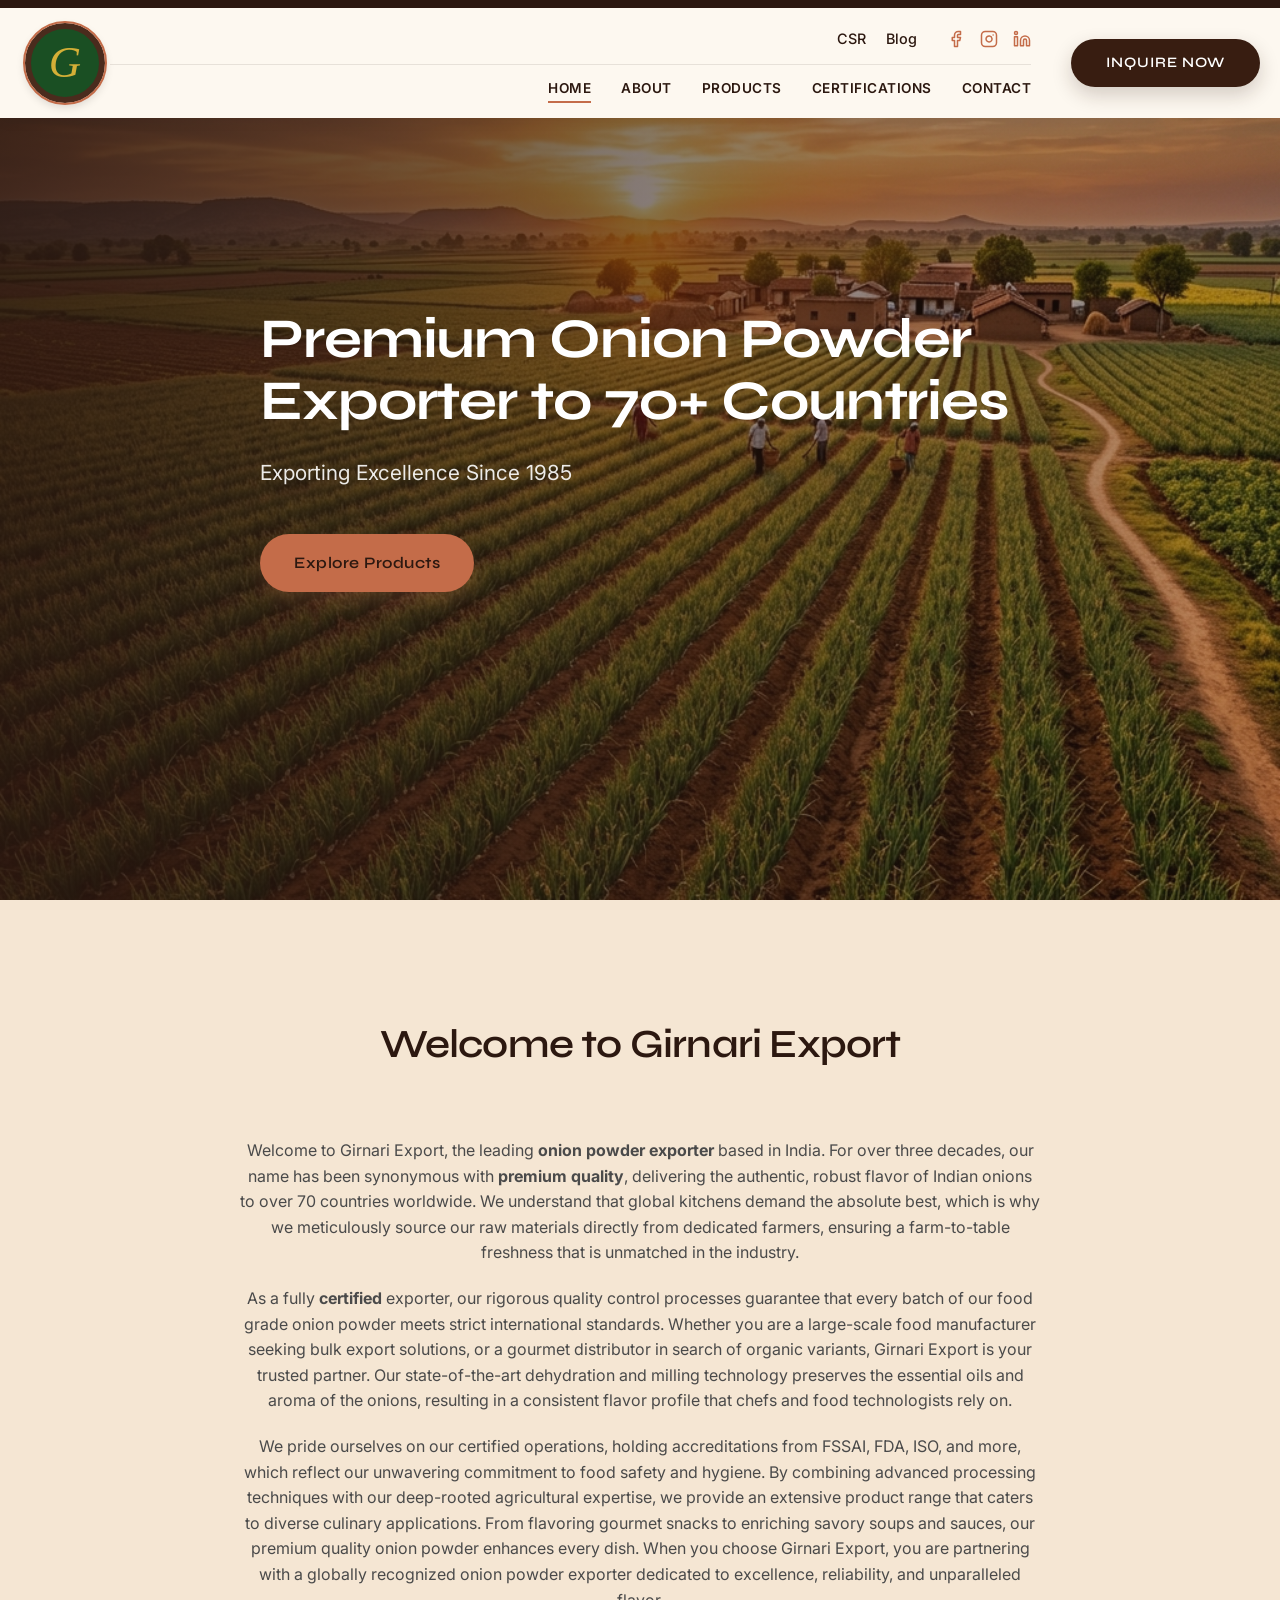
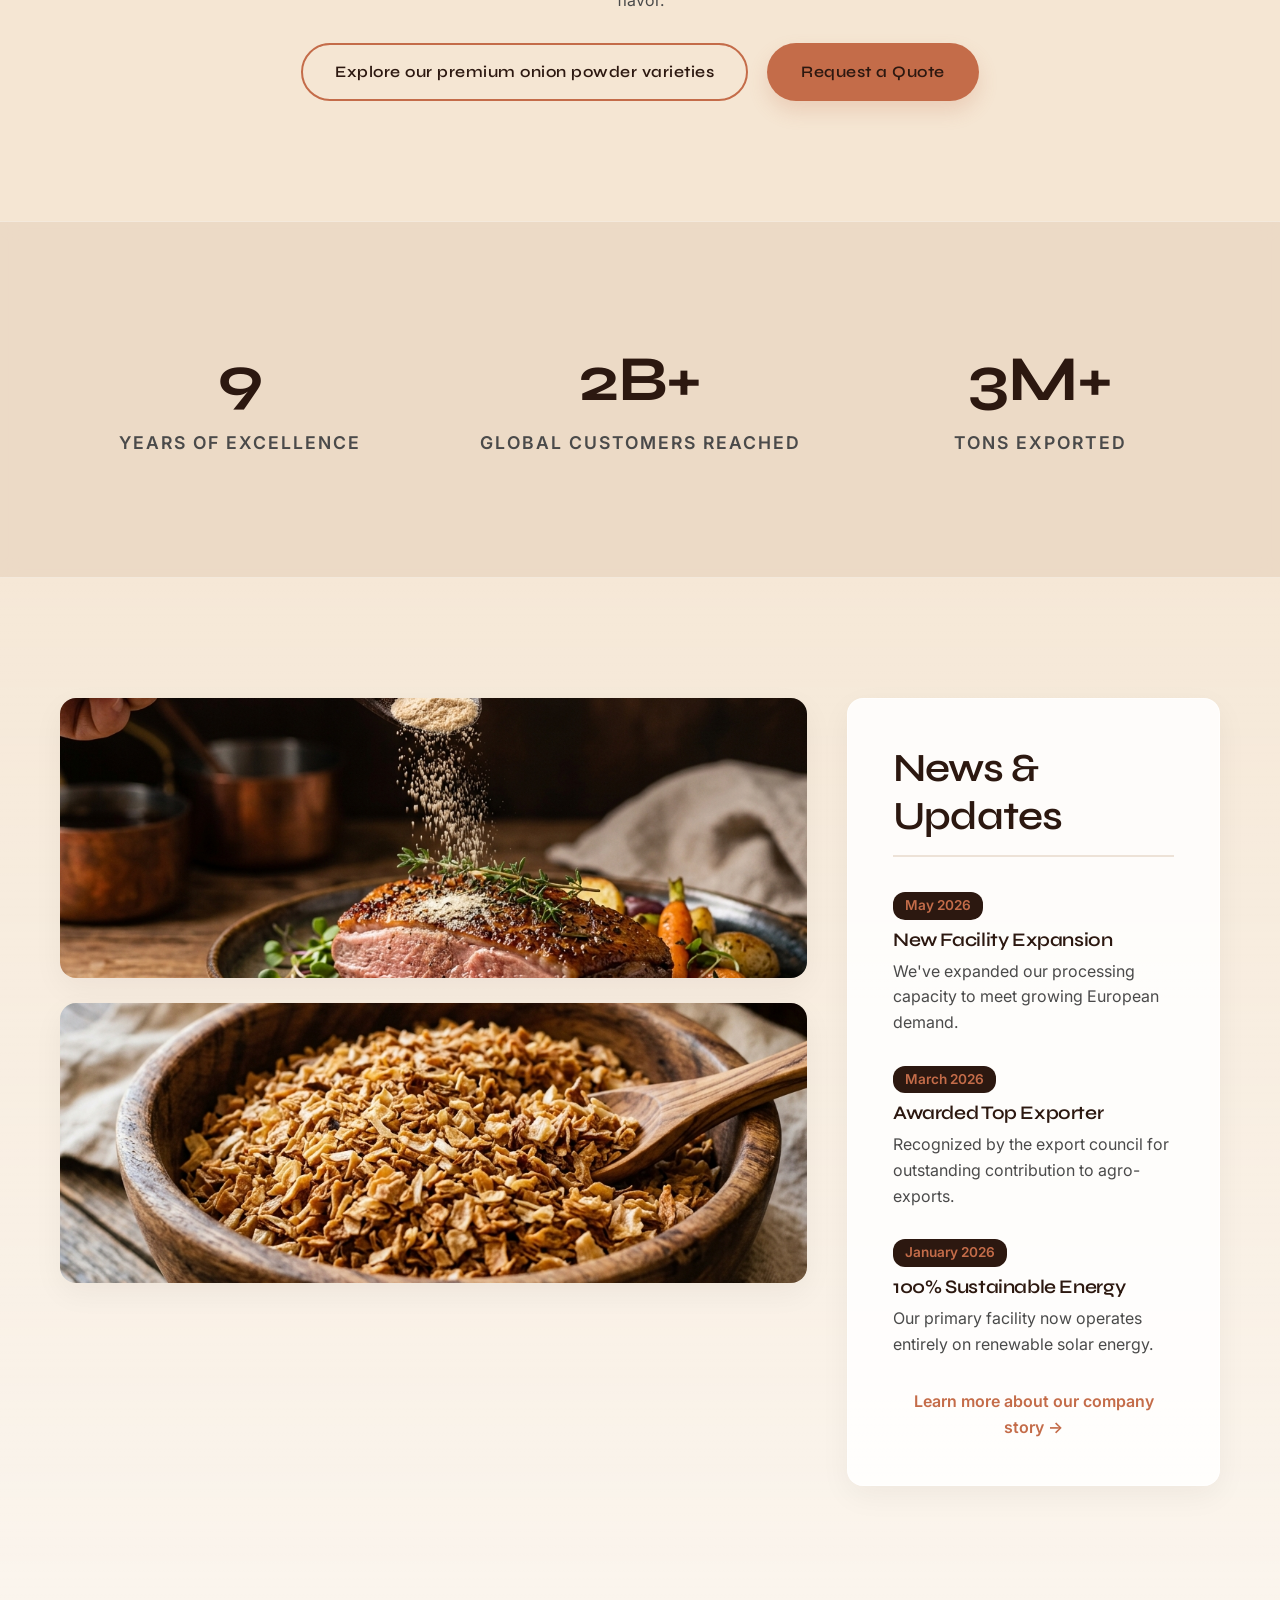
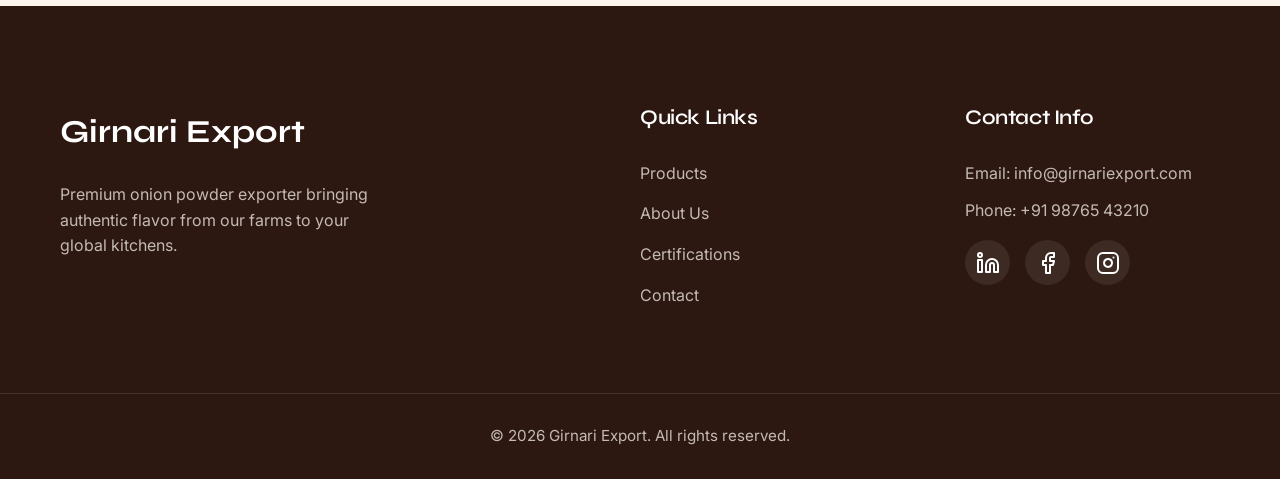
<file: index.html>
<!DOCTYPE html>
<html lang="en">
<head>
    <meta charset="UTF-8">
    <meta name="viewport" content="width=device-width, initial-scale=1.0">
    <title>Girnari Export | Premium Onion Powder Exporter</title>
    
    <!-- SEO Meta Tags -->
    <meta name="description" content="Girnari Export is a premium onion powder exporter delivering high-quality, certified, and food grade onion powder to global kitchens in over 70 countries.">
    <meta name="keywords" content="onion powder exporter, premium quality, certified, bulk onion powder, India exporter, food grade">
    <link rel="canonical" href="https://girnari-export.com/index.html">
    
    <!-- Open Graph Tags -->
    <meta property="og:title" content="Girnari Export | Premium Onion Powder Exporter">
    <meta property="og:description" content="Girnari Export is a premium onion powder exporter delivering high-quality, certified, and food grade onion powder to global kitchens in over 70 countries.">
    <meta property="og:image" content="https://girnari-export.com/images/hero.png">
    <meta property="og:url" content="https://girnari-export.com/index.html">
    <meta property="og:type" content="website">
    
    <!-- Google Search Console Verification -->
    <meta name="google-site-verification" content="PLACEHOLDER_GSC_VERIFICATION_CODE">

    <!-- JSON-LD Structured Data: Organization & Breadcrumb -->
    <script type="application/ld+json">
    {
      "@context": "https://schema.org",
      "@type": "Organization",
      "name": "Girnari Export",
      "url": "https://girnari-export.com",
      "logo": "https://girnari-export.com/images/hero.png",
      "description": "Premium onion powder exporter delivering high-quality, certified onion powder globally.",
      "contactPoint": {
        "@type": "ContactPoint",
        "telephone": "+91-98765-43210",
        "contactType": "customer service",
        "email": "info@girnariexport.com",
        "availableLanguage": ["English", "Hindi"]
      }
    }
    </script>
    <script type="application/ld+json">
    {
      "@context": "https://schema.org",
      "@type": "BreadcrumbList",
      "itemListElement": [{
        "@type": "ListItem",
        "position": 1,
        "name": "Home",
        "item": "https://girnari-export.com/index.html"
      }]
    }
    </script>

    <!-- GA4 Tracking -->
    <script async src="https://www.googletagmanager.com/gtag/js?id=G-XXXXXXXXXX"></script>
    <script>
      window.dataLayer = window.dataLayer || [];
      function gtag(){dataLayer.push(arguments);}
      gtag('js', new Date());
      gtag('config', 'G-XXXXXXXXXX');
    </script>

    <!-- Styles and Fonts -->
    <link rel="preconnect" href="https://fonts.googleapis.com">
    <link rel="preconnect" href="https://fonts.gstatic.com" crossorigin>
    <link href="https://fonts.googleapis.com/css2?family=Inter:wght@400;500&family=Syne:wght@500;600;700&display=swap" rel="stylesheet">
    <link rel="stylesheet" href="css/styles.css">
    <link rel="stylesheet" href="css/responsive.css">
</head>
<body>

    <!-- Dynamic inclusion of SVG sprite -->
    <div id="svg-sprite-container"></div>
    <script>
        fetch('assets/icons.svg')
            .then(response => response.text())
            .then(svg => document.getElementById('svg-sprite-container').innerHTML = svg);
    </script>

        <!-- Navigation Bar -->
    <header class="site-header" id="header">
        <div class="container nav-container">
            <!-- Left: Logo Badge -->
            <a href="index.html" class="logo-badge-container" aria-label="Home">
                <div class="logo-badge">
                    <span class="logo-letter">G</span>
                </div>
            </a>
            
            <!-- Center/Right: Two tiers -->
            <div class="nav-content">
                <div class="nav-top">
                    <ul class="secondary-links">
                        <li><a href="#">CSR</a></li>
                        <li><a href="#">Blog</a></li>
                    </ul>
                    <div class="social-links-nav">
                        <a href="#" aria-label="Facebook"><svg><use href="#icon-facebook"></use></svg></a>
                        <a href="#" aria-label="Instagram"><svg><use href="#icon-instagram"></use></svg></a>
                        <a href="#" aria-label="LinkedIn"><svg><use href="#icon-linkedin"></use></svg></a>
                    </div>
                </div>
                <nav class="main-nav" id="main-nav">
                    <ul class="nav-links">
                        <li><a href="index.html">HOME</a></li>
                        <li><a href="about.html">ABOUT</a></li>
                        <li><a href="products.html">PRODUCTS</a></li>
                        <li><a href="certifications.html">CERTIFICATIONS</a></li>
                        <li><a href="contact.html">CONTACT</a></li>
                    </ul>
                </nav>
            </div>

            <!-- Far Right: Button -->
            <div class="nav-action">
                <a href="contact.html" class="btn nav-btn">INQUIRE NOW</a>
                <button class="menu-toggle" id="menu-toggle" aria-label="Toggle Menu">
                    <svg width="24" height="24"><use href="#icon-menu"></use></svg>
                </button>
            </div>
        </div>
    </header>

    <!-- Hero Section -->
    <section class="hero">
        <div class="hero-bg">
            <img src="images/hero.png" alt="Expansive cinematic onion farm field at sunset in India, representing our premium sourcing" loading="lazy" width="1920" height="1080">
        </div>
        <div class="hero-overlay"></div>
        <div class="container hero-content">
            <h1 class="fade-in-up">Premium Onion Powder Exporter to 70+ Countries</h1>
            <p class="fade-in-up delay-1">Exporting Excellence Since 1985</p>
            <a href="products.html" class="btn btn-primary fade-in-up delay-2">Explore Products</a>
        </div>
    </section>

    <!-- Introduction Section -->
    <section class="section">
        <div class="container">
            <div class="section-header text-center fade-in-up">
                <h2>Welcome to Girnari Export</h2>
            </div>
            <div class="text-center fade-in-up delay-1" style="max-width: 800px; margin: 0 auto;">
                <p style="margin-bottom: 20px;">Welcome to Girnari Export, the leading <strong>onion powder exporter</strong> based in India. For over three decades, our name has been synonymous with <strong>premium quality</strong>, delivering the authentic, robust flavor of Indian onions to over 70 countries worldwide. We understand that global kitchens demand the absolute best, which is why we meticulously source our raw materials directly from dedicated farmers, ensuring a farm-to-table freshness that is unmatched in the industry.</p>
                <p style="margin-bottom: 20px;">As a fully <strong>certified</strong> exporter, our rigorous quality control processes guarantee that every batch of our food grade onion powder meets strict international standards. Whether you are a large-scale food manufacturer seeking bulk export solutions, or a gourmet distributor in search of organic variants, Girnari Export is your trusted partner. Our state-of-the-art dehydration and milling technology preserves the essential oils and aroma of the onions, resulting in a consistent flavor profile that chefs and food technologists rely on.</p>
                <p style="margin-bottom: 30px;">We pride ourselves on our certified operations, holding accreditations from FSSAI, FDA, ISO, and more, which reflect our unwavering commitment to food safety and hygiene. By combining advanced processing techniques with our deep-rooted agricultural expertise, we provide an extensive product range that caters to diverse culinary applications. From flavoring gourmet snacks to enriching savory soups and sauces, our premium quality onion powder enhances every dish. When you choose Girnari Export, you are partnering with a globally recognized onion powder exporter dedicated to excellence, reliability, and unparalleled flavor.</p>
                
                <a href="products.html" class="btn btn-outline" style="margin-right: 15px;">Explore our premium onion powder varieties</a>
                <a href="contact.html" class="btn btn-primary">Request a Quote</a>
            </div>
        </div>
    </section>

    <!-- Stats Section -->
    <section class="section stats-section">
        <div class="container">
            <div class="stats-grid">
                <div class="stat-item fade-in-up delay-1">
                    <div class="counter-wrap" style="display:flex; justify-content:center; align-items:baseline;">
                        <h2 class="counter" data-target="39" style="font-size:4rem; margin-bottom:10px;">0</h2>
                    </div>
                    <p>Years of Excellence</p>
                </div>
                <div class="stat-item fade-in-up delay-2">
                    <div class="counter-wrap" style="display:flex; justify-content:center; align-items:baseline;">
                        <h2 style="font-size:4rem; margin-bottom:10px;"><span class="counter" data-target="7">0</span>B+</h2>
                    </div>
                    <p>Global Customers Reached</p>
                </div>
                <div class="stat-item fade-in-up delay-3">
                    <div class="counter-wrap" style="display:flex; justify-content:center; align-items:baseline;">
                        <h2 style="font-size:4rem; margin-bottom:10px;"><span class="counter" data-target="14">0</span>M+</h2>
                    </div>
                    <p>Tons Exported</p>
                </div>
            </div>
        </div>
    </section>

    <!-- Gallery + News Section -->
    <section class="section gallery-news-section bg-light">
        <div class="container">
            <div class="gallery-news-grid">
                <div class="gallery-column">
                    <div class="gallery-item fade-in-up">
                        <img src="images/gallery_1.png" alt="Gourmet dish seasoned with premium quality onion powder" loading="lazy" width="800" height="500">
                        <div class="gallery-overlay">
                            <h3>Culinary Excellence</h3>
                            <p>Enhancing flavors in top restaurants globally.</p>
                        </div>
                    </div>
                    <div class="gallery-item fade-in-up delay-1">
                        <img src="images/gallery_2.png" alt="High quality chopped dried onions in a wooden bowl for export" loading="lazy" width="800" height="500">
                        <div class="gallery-overlay">
                            <h3>Raw Perfection</h3>
                            <p>Starting with only the finest ingredients.</p>
                        </div>
                    </div>
                </div>
                <div class="news-column fade-in-up delay-2">
                    <div class="news-box">
                        <h2>News & Updates</h2>
                        <ul class="news-list">
                            <li>
                                <span class="date">May 2026</span>
                                <h3>New Facility Expansion</h3>
                                <p>We've expanded our processing capacity to meet growing European demand.</p>
                            </li>
                            <li>
                                <span class="date">March 2026</span>
                                <h3>Awarded Top Exporter</h3>
                                <p>Recognized by the export council for outstanding contribution to agro-exports.</p>
                            </li>
                            <li>
                                <span class="date">January 2026</span>
                                <h3>100% Sustainable Energy</h3>
                                <p>Our primary facility now operates entirely on renewable solar energy.</p>
                            </li>
                        </ul>
                        <div class="mt-4 text-center">
                            <a href="about.html" style="color:var(--color-accent); font-weight:600;">Learn more about our company story &rarr;</a>
                        </div>
                    </div>
                </div>
            </div>
        </div>
    </section>

    <!-- Footer -->
    <footer class="site-footer">
        <div class="container footer-grid">
            <div class="footer-col brand-col">
                <a href="index.html" class="footer-logo">
                    <span class="logo-accent">Girnari</span> Export
                </a>
                <p>Premium onion powder exporter bringing authentic flavor from our farms to your global kitchens.</p>
            </div>
            <div class="footer-col links-col">
                <h3>Quick Links</h3>
                <ul>
                    <li><a href="products.html">Products</a></li>
                    <li><a href="about.html">About Us</a></li>
                    <li><a href="certifications.html">Certifications</a></li>
                    <li><a href="contact.html">Contact</a></li>
                </ul>
            </div>
            <div class="footer-col contact-col">
                <h3>Contact Info</h3>
                <p>Email: info@girnariexport.com</p>
                <p>Phone: +91 98765 43210</p>
                <div class="social-links mt-2">
                    <a href="#" aria-label="LinkedIn"><svg width="24" height="24"><use href="#icon-linkedin"></use></svg></a>
                    <a href="#" aria-label="Facebook"><svg width="24" height="24"><use href="#icon-facebook"></use></svg></a>
                    <a href="#" aria-label="Instagram"><svg width="24" height="24"><use href="#icon-instagram"></use></svg></a>
                </div>
            </div>
        </div>
        <div class="footer-bottom text-center">
            <p>&copy; 2026 Girnari Export. All rights reserved.</p>
        </div>
    </footer>

    <!-- Scroll to Top Button -->
    <button id="scroll-to-top" aria-label="Scroll to Top" class="scroll-to-top">
        <svg width="24" height="24" viewBox="0 0 24 24" fill="none" stroke="currentColor" stroke-width="2" stroke-linecap="round" stroke-linejoin="round">
            <path d="M12 19V5M5 12l7-7 7 7"/>
        </svg>
    </button>

    <script defer src="js/main.js"></script>
</body>
</html>
</file>
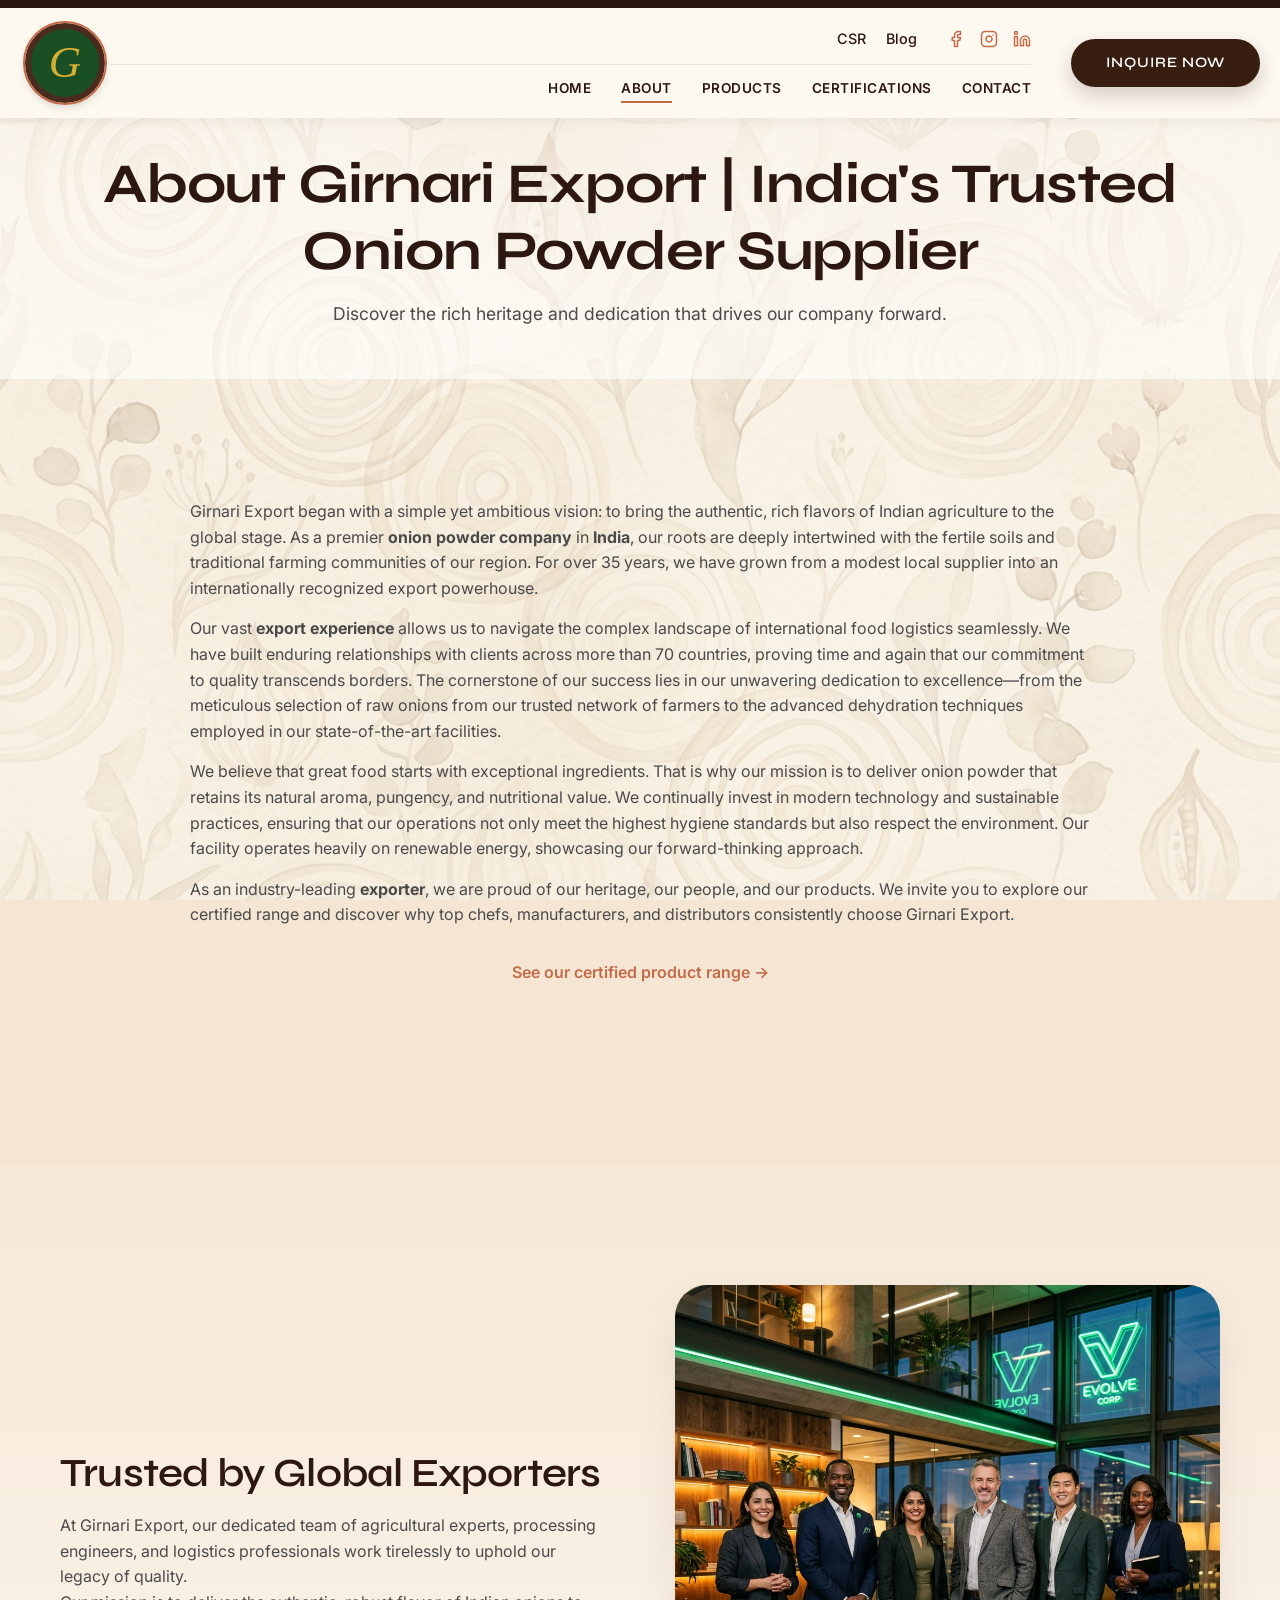
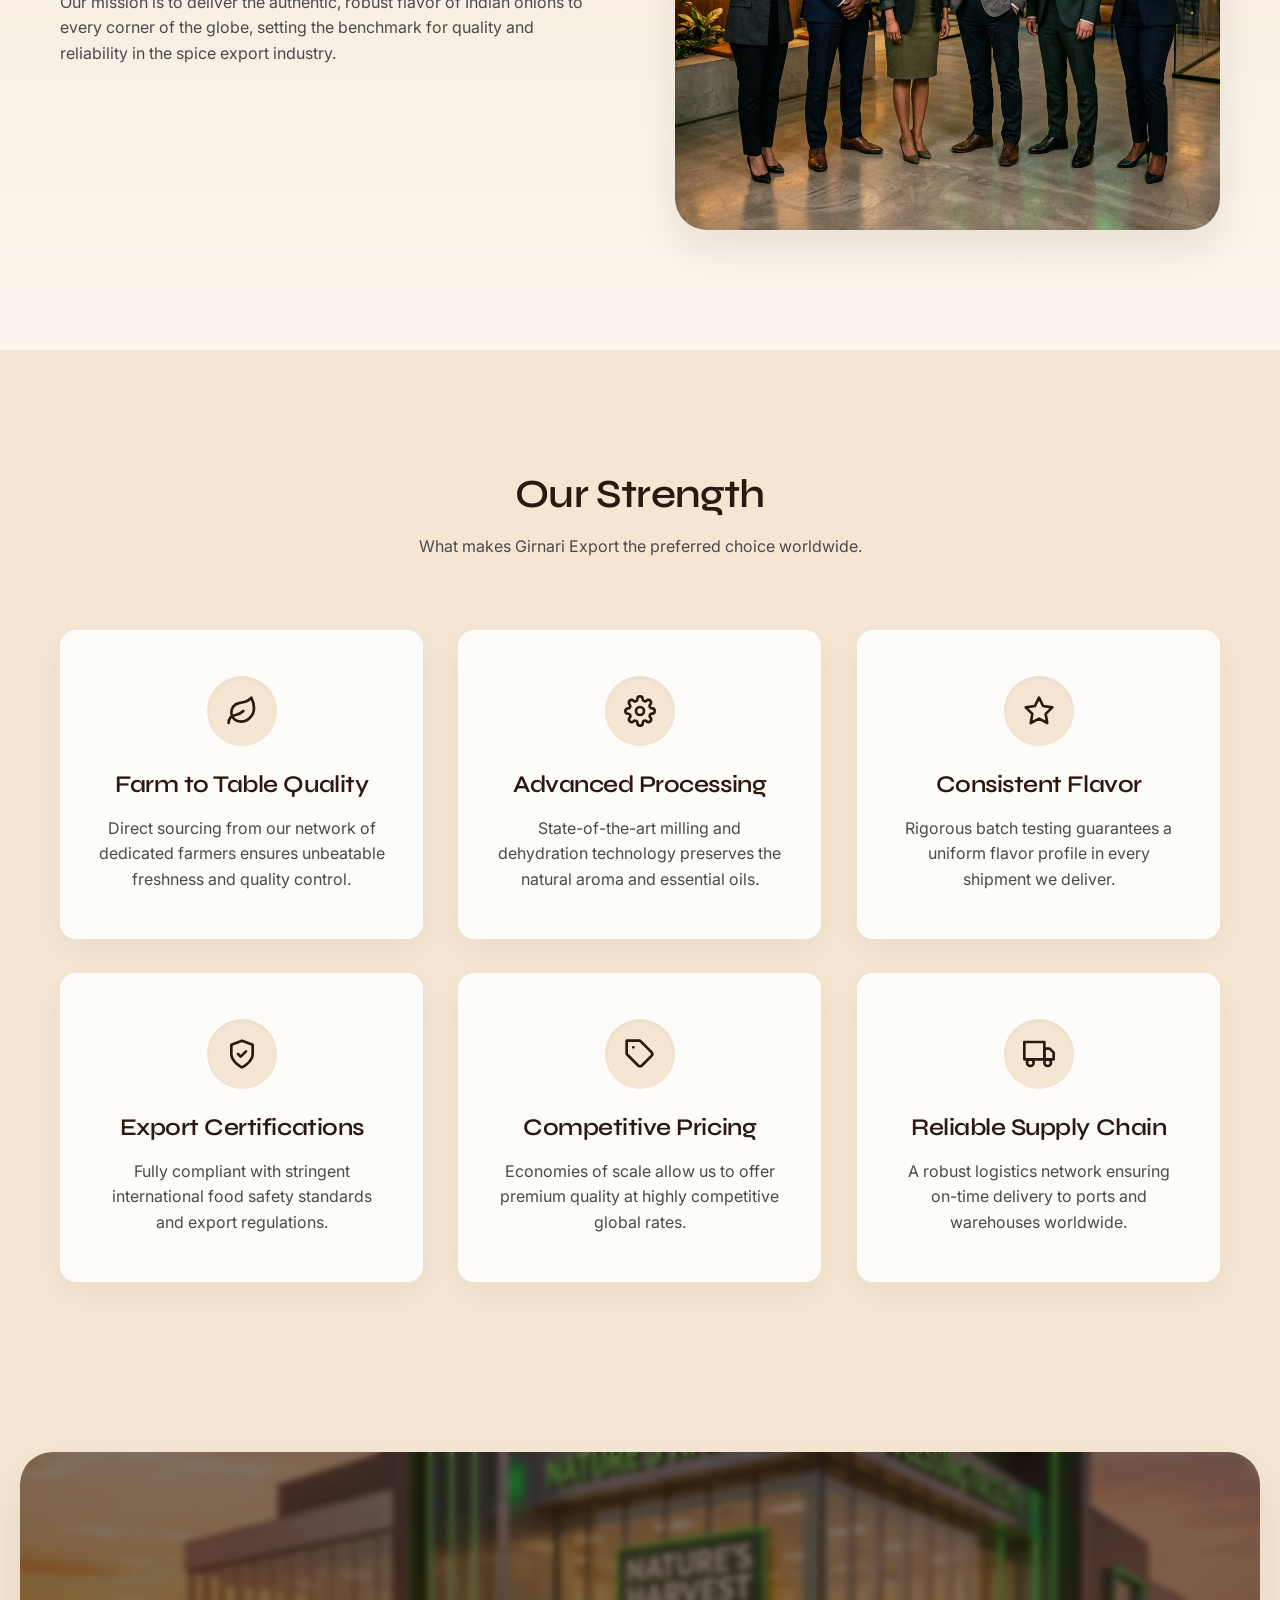
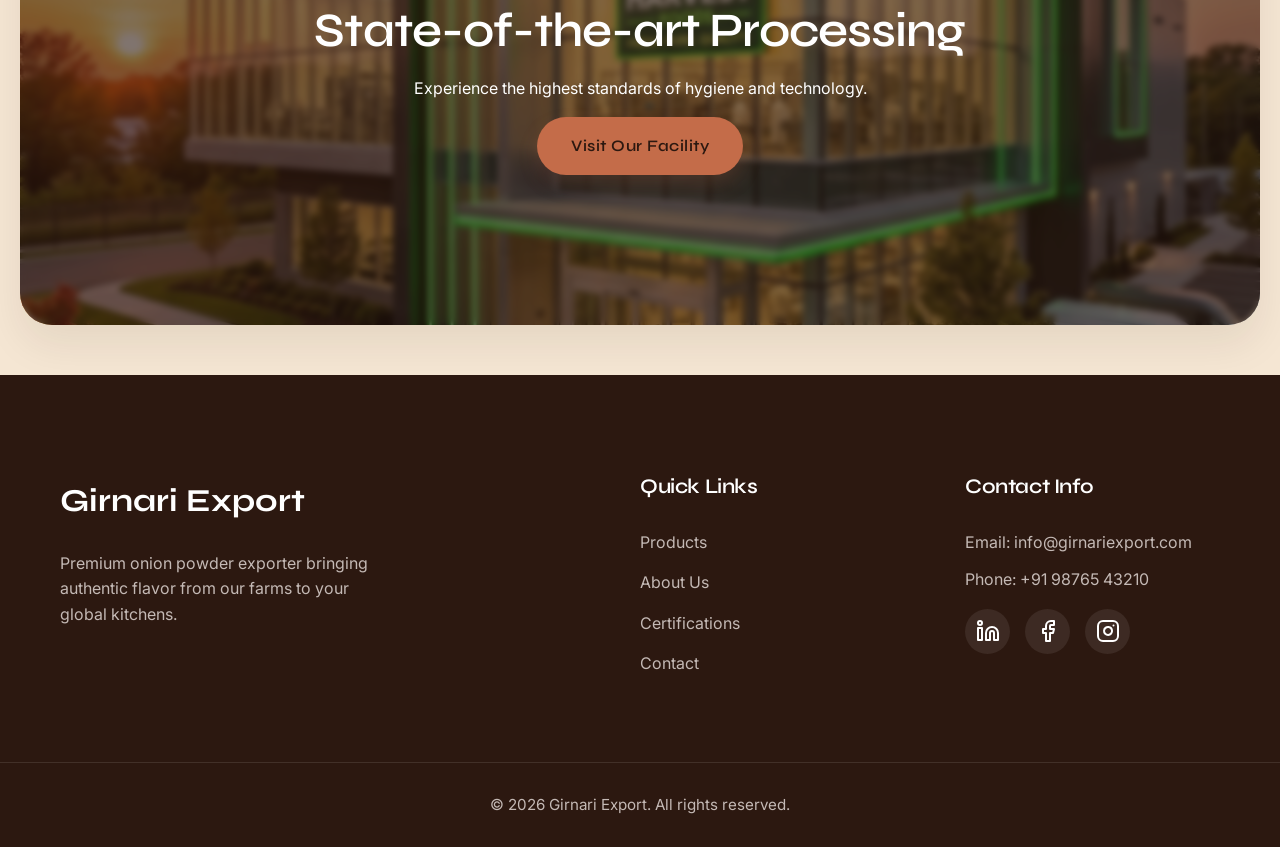
<file: about.html>
<!DOCTYPE html>
<html lang="en">
<head>
    <meta charset="UTF-8">
    <meta name="viewport" content="width=device-width, initial-scale=1.0">
    <title>About Girnari Export | India's Trusted Onion Powder Supplier</title>
    
    <!-- SEO Meta Tags -->
    <meta name="description" content="Learn about Girnari Export's history, mission, and dedicated team. We are a premier onion powder company in India with decades of export experience.">
    <meta name="keywords" content="onion powder company, India, export experience, trusted supplier, agricultural experts, Girnari Export">
    <link rel="canonical" href="https://girnari-export.com/about.html">
    
    <!-- Open Graph Tags -->
    <meta property="og:title" content="About Girnari Export | India's Trusted Onion Powder Supplier">
    <meta property="og:description" content="Learn about Girnari Export's history, mission, and dedicated team. We are a premier onion powder company in India with decades of export experience.">
    <meta property="og:image" content="https://girnari-export.com/images/team.png">
    <meta property="og:url" content="https://girnari-export.com/about.html">
    <meta property="og:type" content="website">
    
    <!-- Google Search Console Verification -->
    <meta name="google-site-verification" content="PLACEHOLDER_GSC_VERIFICATION_CODE">

    <!-- JSON-LD Structured Data: Breadcrumb -->
    <script type="application/ld+json">
    {
      "@context": "https://schema.org",
      "@type": "BreadcrumbList",
      "itemListElement": [{
        "@type": "ListItem",
        "position": 1,
        "name": "Home",
        "item": "https://girnari-export.com/index.html"
      },{
        "@type": "ListItem",
        "position": 2,
        "name": "About Us",
        "item": "https://girnari-export.com/about.html"
      }]
    }
    </script>

    <!-- GA4 Tracking -->
    <script async src="https://www.googletagmanager.com/gtag/js?id=G-XXXXXXXXXX"></script>
    <script>
      window.dataLayer = window.dataLayer || [];
      function gtag(){dataLayer.push(arguments);}
      gtag('js', new Date());
      gtag('config', 'G-XXXXXXXXXX');
    </script>

    <!-- Styles and Fonts -->
    <link rel="preconnect" href="https://fonts.googleapis.com">
    <link rel="preconnect" href="https://fonts.gstatic.com" crossorigin>
    <link href="https://fonts.googleapis.com/css2?family=Inter:wght@400;500&family=Syne:wght@500;600;700&display=swap" rel="stylesheet">
    <link rel="stylesheet" href="css/styles.css">
    <link rel="stylesheet" href="css/responsive.css">
</head>
<body>

    <!-- Dynamic inclusion of SVG sprite -->
    <div id="svg-sprite-container"></div>
    <script>
        fetch('assets/icons.svg')
            .then(response => response.text())
            .then(svg => document.getElementById('svg-sprite-container').innerHTML = svg);
    </script>

        <!-- Navigation Bar -->
    <header class="site-header" id="header">
        <div class="container nav-container">
            <!-- Left: Logo Badge -->
            <a href="index.html" class="logo-badge-container" aria-label="Home">
                <div class="logo-badge">
                    <span class="logo-letter">G</span>
                </div>
            </a>
            
            <!-- Center/Right: Two tiers -->
            <div class="nav-content">
                <div class="nav-top">
                    <ul class="secondary-links">
                        <li><a href="#">CSR</a></li>
                        <li><a href="#">Blog</a></li>
                    </ul>
                    <div class="social-links-nav">
                        <a href="#" aria-label="Facebook"><svg><use href="#icon-facebook"></use></svg></a>
                        <a href="#" aria-label="Instagram"><svg><use href="#icon-instagram"></use></svg></a>
                        <a href="#" aria-label="LinkedIn"><svg><use href="#icon-linkedin"></use></svg></a>
                    </div>
                </div>
                <nav class="main-nav" id="main-nav">
                    <ul class="nav-links">
                        <li><a href="index.html">HOME</a></li>
                        <li><a href="about.html">ABOUT</a></li>
                        <li><a href="products.html">PRODUCTS</a></li>
                        <li><a href="certifications.html">CERTIFICATIONS</a></li>
                        <li><a href="contact.html">CONTACT</a></li>
                    </ul>
                </nav>
            </div>

            <!-- Far Right: Button -->
            <div class="nav-action">
                <a href="contact.html" class="btn nav-btn">INQUIRE NOW</a>
                <button class="menu-toggle" id="menu-toggle" aria-label="Toggle Menu">
                    <svg width="24" height="24"><use href="#icon-menu"></use></svg>
                </button>
            </div>
        </div>
    </header>

    <!-- Page Header Section -->
    <section class="section bg-light" style="padding-top: 150px; padding-bottom: 50px;">
        <div class="container text-center">
            <h1 class="fade-in-up">About Girnari Export | India's Trusted Onion Powder Supplier</h1>
            <p class="fade-in-up delay-1" style="max-width: 700px; margin: 0 auto; font-size: 1.1rem;">Discover the rich heritage and dedication that drives our company forward.</p>
        </div>
    </section>

    <!-- Company Story Section -->
    <section class="section">
        <div class="container">
            <div class="fade-in-up delay-1" style="max-width: 900px; margin: 0 auto; margin-bottom: 60px;">
                <p style="margin-bottom: 15px;">Girnari Export began with a simple yet ambitious vision: to bring the authentic, rich flavors of Indian agriculture to the global stage. As a premier <strong>onion powder company</strong> in <strong>India</strong>, our roots are deeply intertwined with the fertile soils and traditional farming communities of our region. For over 35 years, we have grown from a modest local supplier into an internationally recognized export powerhouse.</p>
                
                <p style="margin-bottom: 15px;">Our vast <strong>export experience</strong> allows us to navigate the complex landscape of international food logistics seamlessly. We have built enduring relationships with clients across more than 70 countries, proving time and again that our commitment to quality transcends borders. The cornerstone of our success lies in our unwavering dedication to excellence—from the meticulous selection of raw onions from our trusted network of farmers to the advanced dehydration techniques employed in our state-of-the-art facilities.</p>
                
                <p style="margin-bottom: 15px;">We believe that great food starts with exceptional ingredients. That is why our mission is to deliver onion powder that retains its natural aroma, pungency, and nutritional value. We continually invest in modern technology and sustainable practices, ensuring that our operations not only meet the highest hygiene standards but also respect the environment. Our facility operates heavily on renewable energy, showcasing our forward-thinking approach.</p>
                
                <p style="margin-bottom: 15px;">As an industry-leading <strong>exporter</strong>, we are proud of our heritage, our people, and our products. We invite you to explore our certified range and discover why top chefs, manufacturers, and distributors consistently choose Girnari Export.</p>
                
                <div class="mt-4 text-center">
                    <a href="products.html" style="color:var(--color-accent); font-weight:600;">See our certified product range &rarr;</a>
                </div>
            </div>
        </div>
    </section>

    <!-- Team/Company Section -->
    <section class="section team-section bg-light">
        <div class="container">
            <div class="team-layout">
                <div class="team-content fade-in-up">
                    <h2>Trusted by Global Exporters</h2>
                    <p>At Girnari Export, our dedicated team of agricultural experts, processing engineers, and logistics professionals work tirelessly to uphold our legacy of quality.</p>
                    <p>Our mission is to deliver the authentic, robust flavor of Indian onions to every corner of the globe, setting the benchmark for quality and reliability in the spice export industry.</p>
                </div>
                <div class="team-image fade-in-up delay-1">
                    <img src="images/team.png" alt="Girnari Export Corporate Team of agricultural and export experts" loading="lazy" width="600" height="400">
                </div>
            </div>
        </div>
    </section>

    <!-- Our Strength Section -->
    <section class="section strengths-section">
        <div class="container">
            <div class="section-header text-center fade-in-up">
                <h2>Our Strength</h2>
                <p>What makes Girnari Export the preferred choice worldwide.</p>
            </div>
            <div class="strengths-grid">
                <div class="strength-card fade-in-up">
                    <div class="icon-wrap"><svg><use href="#icon-leaf"></use></svg></div>
                    <h3>Farm to Table Quality</h3>
                    <p>Direct sourcing from our network of dedicated farmers ensures unbeatable freshness and quality control.</p>
                </div>
                <div class="strength-card fade-in-up delay-1">
                    <div class="icon-wrap"><svg><use href="#icon-cog"></use></svg></div>
                    <h3>Advanced Processing</h3>
                    <p>State-of-the-art milling and dehydration technology preserves the natural aroma and essential oils.</p>
                </div>
                <div class="strength-card fade-in-up delay-2">
                    <div class="icon-wrap"><svg><use href="#icon-star"></use></svg></div>
                    <h3>Consistent Flavor</h3>
                    <p>Rigorous batch testing guarantees a uniform flavor profile in every shipment we deliver.</p>
                </div>
                <div class="strength-card fade-in-up delay-3">
                    <div class="icon-wrap"><svg><use href="#icon-shield"></use></svg></div>
                    <h3>Export Certifications</h3>
                    <p>Fully compliant with stringent international food safety standards and export regulations.</p>
                </div>
                <div class="strength-card fade-in-up delay-4">
                    <div class="icon-wrap"><svg><use href="#icon-price"></use></svg></div>
                    <h3>Competitive Pricing</h3>
                    <p>Economies of scale allow us to offer premium quality at highly competitive global rates.</p>
                </div>
                <div class="strength-card fade-in-up delay-5">
                    <div class="icon-wrap"><svg><use href="#icon-truck"></use></svg></div>
                    <h3>Reliable Supply Chain</h3>
                    <p>A robust logistics network ensuring on-time delivery to ports and warehouses worldwide.</p>
                </div>
            </div>
        </div>
    </section>

    <!-- Showroom/Facility Section -->
    <section class="facility-section">
        <div class="facility-bg">
            <img src="images/facility.png" alt="Exterior of Girnari Export modern food processing facility" loading="lazy" width="1920" height="1080">
        </div>
        <div class="facility-overlay"></div>
        <div class="container facility-content fade-in-up">
            <h2>State-of-the-art Processing</h2>
            <p>Experience the highest standards of hygiene and technology.</p>
            <a href="contact.html" class="btn btn-primary mt-2">Visit Our Facility</a>
        </div>
    </section>

    <!-- Footer -->
    <footer class="site-footer">
        <div class="container footer-grid">
            <div class="footer-col brand-col">
                <a href="index.html" class="footer-logo">
                    <span class="logo-accent">Girnari</span> Export
                </a>
                <p>Premium onion powder exporter bringing authentic flavor from our farms to your global kitchens.</p>
            </div>
            <div class="footer-col links-col">
                <h3>Quick Links</h3>
                <ul>
                    <li><a href="products.html">Products</a></li>
                    <li><a href="about.html">About Us</a></li>
                    <li><a href="certifications.html">Certifications</a></li>
                    <li><a href="contact.html">Contact</a></li>
                </ul>
            </div>
            <div class="footer-col contact-col">
                <h3>Contact Info</h3>
                <p>Email: info@girnariexport.com</p>
                <p>Phone: +91 98765 43210</p>
                <div class="social-links mt-2">
                    <a href="#" aria-label="LinkedIn"><svg width="24" height="24"><use href="#icon-linkedin"></use></svg></a>
                    <a href="#" aria-label="Facebook"><svg width="24" height="24"><use href="#icon-facebook"></use></svg></a>
                    <a href="#" aria-label="Instagram"><svg width="24" height="24"><use href="#icon-instagram"></use></svg></a>
                </div>
            </div>
        </div>
        <div class="footer-bottom text-center">
            <p>&copy; 2026 Girnari Export. All rights reserved.</p>
        </div>
    </footer>

    <!-- Scroll to Top Button -->
    <button id="scroll-to-top" aria-label="Scroll to Top" class="scroll-to-top">
        <svg width="24" height="24" viewBox="0 0 24 24" fill="none" stroke="currentColor" stroke-width="2" stroke-linecap="round" stroke-linejoin="round">
            <path d="M12 19V5M5 12l7-7 7 7"/>
        </svg>
    </button>

    <script defer src="js/main.js"></script>
</body>
</html>
</file>
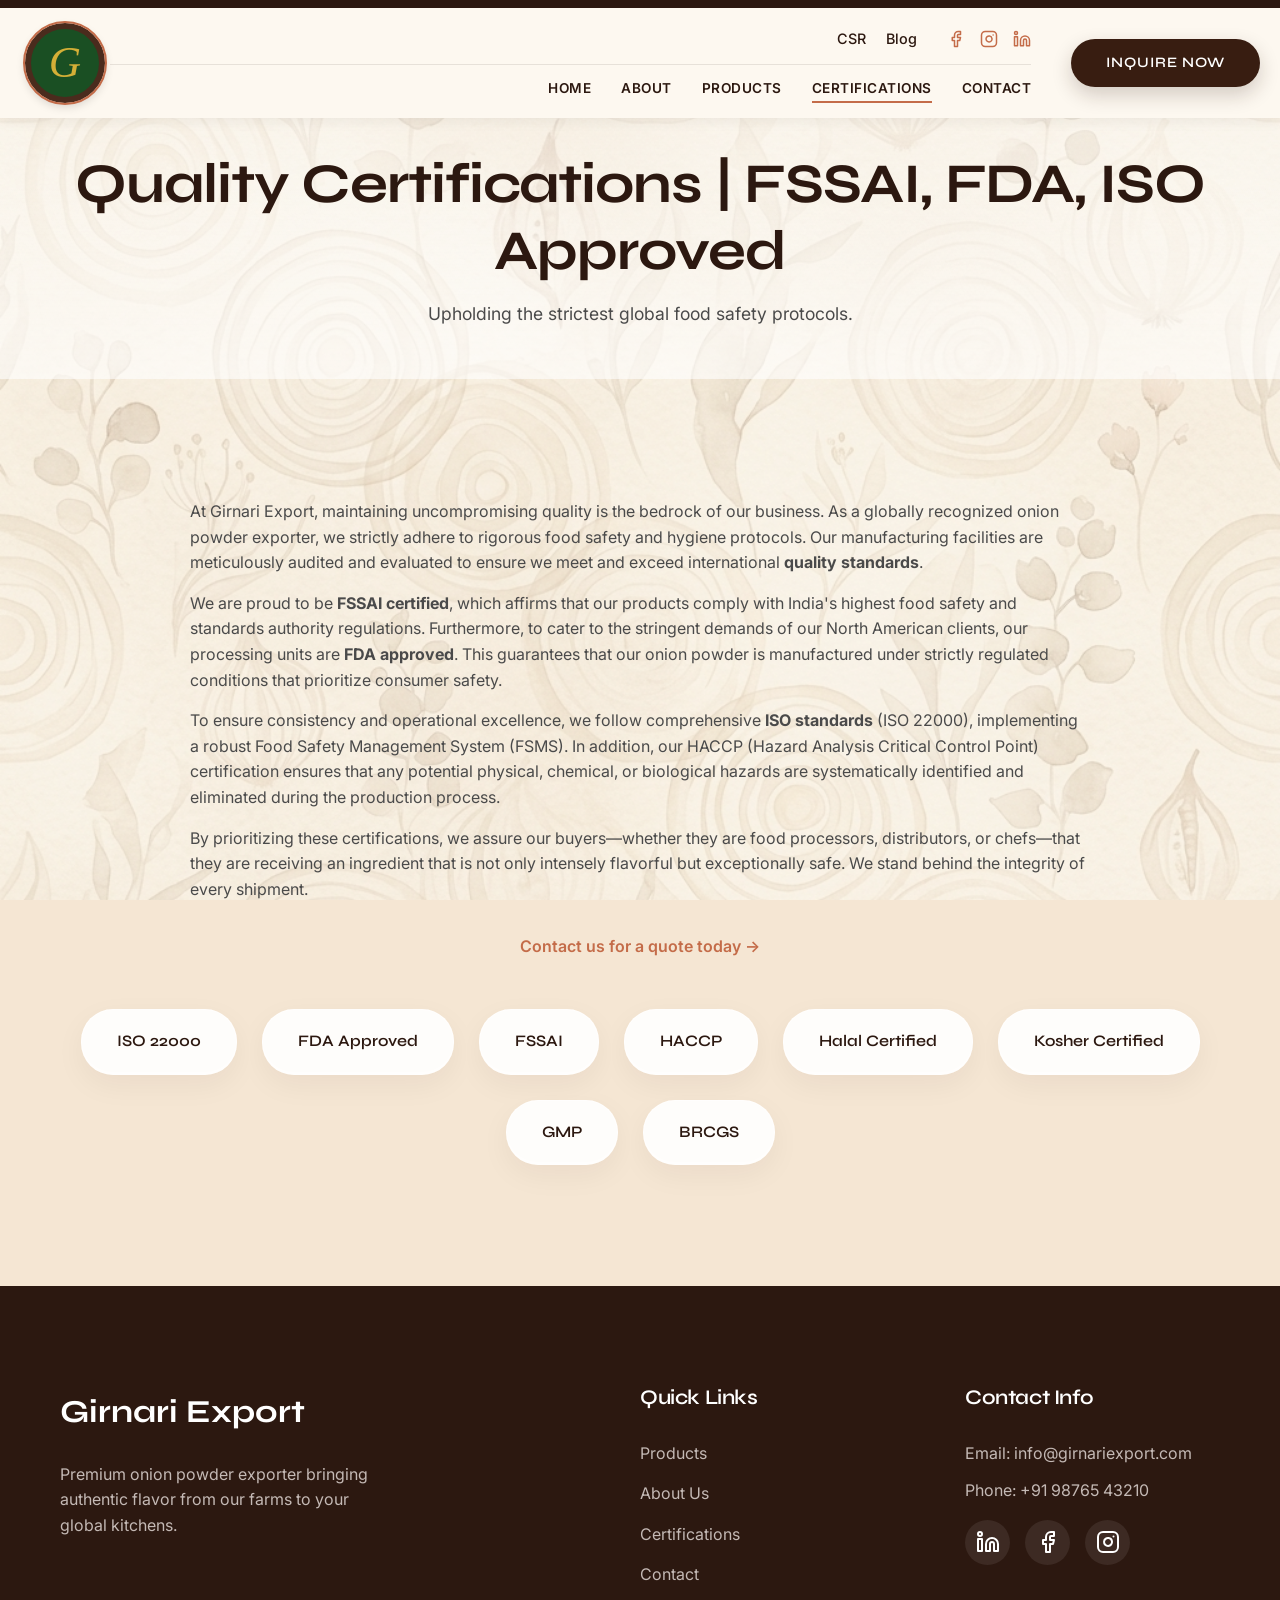
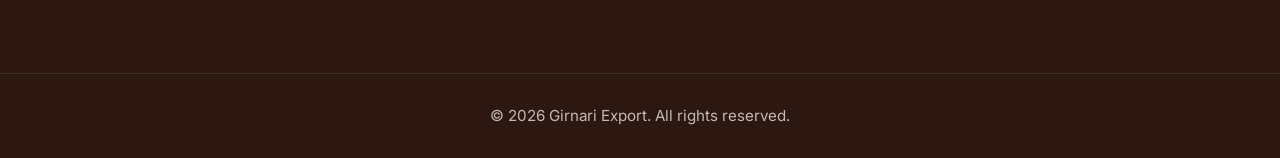
<file: certifications.html>
<!DOCTYPE html>
<html lang="en">
<head>
    <meta charset="UTF-8">
    <meta name="viewport" content="width=device-width, initial-scale=1.0">
    <title>Quality Certifications | FSSAI, FDA, ISO Approved</title>
    
    <!-- SEO Meta Tags -->
    <meta name="description" content="Girnari Export is an FSSAI certified, FDA approved, and ISO certified exporter. We adhere to the highest international quality standards for onion powder.">
    <meta name="keywords" content="FSSAI certified, FDA approved, ISO standards, quality certifications, food safety, HACCP certified">
    <link rel="canonical" href="https://girnari-export.com/certifications.html">
    
    <!-- Open Graph Tags -->
    <meta property="og:title" content="Quality Certifications | FSSAI, FDA, ISO Approved">
    <meta property="og:description" content="Girnari Export is an FSSAI certified, FDA approved, and ISO certified exporter. We adhere to the highest international quality standards for onion powder.">
    <meta property="og:image" content="https://girnari-export.com/images/hero.png">
    <meta property="og:url" content="https://girnari-export.com/certifications.html">
    <meta property="og:type" content="website">
    
    <!-- Google Search Console Verification -->
    <meta name="google-site-verification" content="PLACEHOLDER_GSC_VERIFICATION_CODE">

    <!-- JSON-LD Structured Data: Breadcrumb -->
    <script type="application/ld+json">
    {
      "@context": "https://schema.org",
      "@type": "BreadcrumbList",
      "itemListElement": [{
        "@type": "ListItem",
        "position": 1,
        "name": "Home",
        "item": "https://girnari-export.com/index.html"
      },{
        "@type": "ListItem",
        "position": 2,
        "name": "Certifications",
        "item": "https://girnari-export.com/certifications.html"
      }]
    }
    </script>

    <!-- GA4 Tracking -->
    <script async src="https://www.googletagmanager.com/gtag/js?id=G-XXXXXXXXXX"></script>
    <script>
      window.dataLayer = window.dataLayer || [];
      function gtag(){dataLayer.push(arguments);}
      gtag('js', new Date());
      gtag('config', 'G-XXXXXXXXXX');
    </script>

    <!-- Styles and Fonts -->
    <link rel="preconnect" href="https://fonts.googleapis.com">
    <link rel="preconnect" href="https://fonts.gstatic.com" crossorigin>
    <link href="https://fonts.googleapis.com/css2?family=Inter:wght@400;500&family=Syne:wght@500;600;700&display=swap" rel="stylesheet">
    <link rel="stylesheet" href="css/styles.css">
    <link rel="stylesheet" href="css/responsive.css">
</head>
<body>

    <!-- Dynamic inclusion of SVG sprite -->
    <div id="svg-sprite-container"></div>
    <script>
        fetch('assets/icons.svg')
            .then(response => response.text())
            .then(svg => document.getElementById('svg-sprite-container').innerHTML = svg);
    </script>

        <!-- Navigation Bar -->
    <header class="site-header" id="header">
        <div class="container nav-container">
            <!-- Left: Logo Badge -->
            <a href="index.html" class="logo-badge-container" aria-label="Home">
                <div class="logo-badge">
                    <span class="logo-letter">G</span>
                </div>
            </a>
            
            <!-- Center/Right: Two tiers -->
            <div class="nav-content">
                <div class="nav-top">
                    <ul class="secondary-links">
                        <li><a href="#">CSR</a></li>
                        <li><a href="#">Blog</a></li>
                    </ul>
                    <div class="social-links-nav">
                        <a href="#" aria-label="Facebook"><svg><use href="#icon-facebook"></use></svg></a>
                        <a href="#" aria-label="Instagram"><svg><use href="#icon-instagram"></use></svg></a>
                        <a href="#" aria-label="LinkedIn"><svg><use href="#icon-linkedin"></use></svg></a>
                    </div>
                </div>
                <nav class="main-nav" id="main-nav">
                    <ul class="nav-links">
                        <li><a href="index.html">HOME</a></li>
                        <li><a href="about.html">ABOUT</a></li>
                        <li><a href="products.html">PRODUCTS</a></li>
                        <li><a href="certifications.html">CERTIFICATIONS</a></li>
                        <li><a href="contact.html">CONTACT</a></li>
                    </ul>
                </nav>
            </div>

            <!-- Far Right: Button -->
            <div class="nav-action">
                <a href="contact.html" class="btn nav-btn">INQUIRE NOW</a>
                <button class="menu-toggle" id="menu-toggle" aria-label="Toggle Menu">
                    <svg width="24" height="24"><use href="#icon-menu"></use></svg>
                </button>
            </div>
        </div>
    </header>

    <!-- Page Header Section -->
    <section class="section bg-light" style="padding-top: 150px; padding-bottom: 50px;">
        <div class="container text-center">
            <h1 class="fade-in-up">Quality Certifications | FSSAI, FDA, ISO Approved</h1>
            <p class="fade-in-up delay-1" style="max-width: 700px; margin: 0 auto; font-size: 1.1rem;">Upholding the strictest global food safety protocols.</p>
        </div>
    </section>

    <!-- Certifications Content -->
    <section class="section">
        <div class="container">
            <div class="fade-in-up delay-1" style="max-width: 900px; margin: 0 auto; margin-bottom: 50px;">
                <p style="margin-bottom: 15px;">At Girnari Export, maintaining uncompromising quality is the bedrock of our business. As a globally recognized onion powder exporter, we strictly adhere to rigorous food safety and hygiene protocols. Our manufacturing facilities are meticulously audited and evaluated to ensure we meet and exceed international <strong>quality standards</strong>.</p>
                
                <p style="margin-bottom: 15px;">We are proud to be <strong>FSSAI certified</strong>, which affirms that our products comply with India's highest food safety and standards authority regulations. Furthermore, to cater to the stringent demands of our North American clients, our processing units are <strong>FDA approved</strong>. This guarantees that our onion powder is manufactured under strictly regulated conditions that prioritize consumer safety.</p>
                
                <p style="margin-bottom: 15px;">To ensure consistency and operational excellence, we follow comprehensive <strong>ISO standards</strong> (ISO 22000), implementing a robust Food Safety Management System (FSMS). In addition, our HACCP (Hazard Analysis Critical Control Point) certification ensures that any potential physical, chemical, or biological hazards are systematically identified and eliminated during the production process.</p>
                
                <p style="margin-bottom: 15px;">By prioritizing these certifications, we assure our buyers—whether they are food processors, distributors, or chefs—that they are receiving an ingredient that is not only intensely flavorful but exceptionally safe. We stand behind the integrity of every shipment.</p>
                
                <div class="mt-4 text-center">
                    <a href="contact.html" style="color:var(--color-accent); font-weight:600;">Contact us for a quote today &rarr;</a>
                </div>
            </div>

            <!-- Certifications Grid -->
            <div class="cert-grid fade-in-up delay-2">
                <div class="cert-badge">ISO 22000</div>
                <div class="cert-badge">FDA Approved</div>
                <div class="cert-badge">FSSAI</div>
                <div class="cert-badge">HACCP</div>
                <div class="cert-badge">Halal Certified</div>
                <div class="cert-badge">Kosher Certified</div>
                <div class="cert-badge">GMP</div>
                <div class="cert-badge">BRCGS</div>
            </div>
        </div>
    </section>

    <!-- Footer -->
    <footer class="site-footer">
        <div class="container footer-grid">
            <div class="footer-col brand-col">
                <a href="index.html" class="footer-logo">
                    <span class="logo-accent">Girnari</span> Export
                </a>
                <p>Premium onion powder exporter bringing authentic flavor from our farms to your global kitchens.</p>
            </div>
            <div class="footer-col links-col">
                <h3>Quick Links</h3>
                <ul>
                    <li><a href="products.html">Products</a></li>
                    <li><a href="about.html">About Us</a></li>
                    <li><a href="certifications.html">Certifications</a></li>
                    <li><a href="contact.html">Contact</a></li>
                </ul>
            </div>
            <div class="footer-col contact-col">
                <h3>Contact Info</h3>
                <p>Email: info@girnariexport.com</p>
                <p>Phone: +91 98765 43210</p>
                <div class="social-links mt-2">
                    <a href="#" aria-label="LinkedIn"><svg width="24" height="24"><use href="#icon-linkedin"></use></svg></a>
                    <a href="#" aria-label="Facebook"><svg width="24" height="24"><use href="#icon-facebook"></use></svg></a>
                    <a href="#" aria-label="Instagram"><svg width="24" height="24"><use href="#icon-instagram"></use></svg></a>
                </div>
            </div>
        </div>
        <div class="footer-bottom text-center">
            <p>&copy; 2026 Girnari Export. All rights reserved.</p>
        </div>
    </footer>

    <!-- Scroll to Top Button -->
    <button id="scroll-to-top" aria-label="Scroll to Top" class="scroll-to-top">
        <svg width="24" height="24" viewBox="0 0 24 24" fill="none" stroke="currentColor" stroke-width="2" stroke-linecap="round" stroke-linejoin="round">
            <path d="M12 19V5M5 12l7-7 7 7"/>
        </svg>
    </button>

    <script defer src="js/main.js"></script>
</body>
</html>
</file>
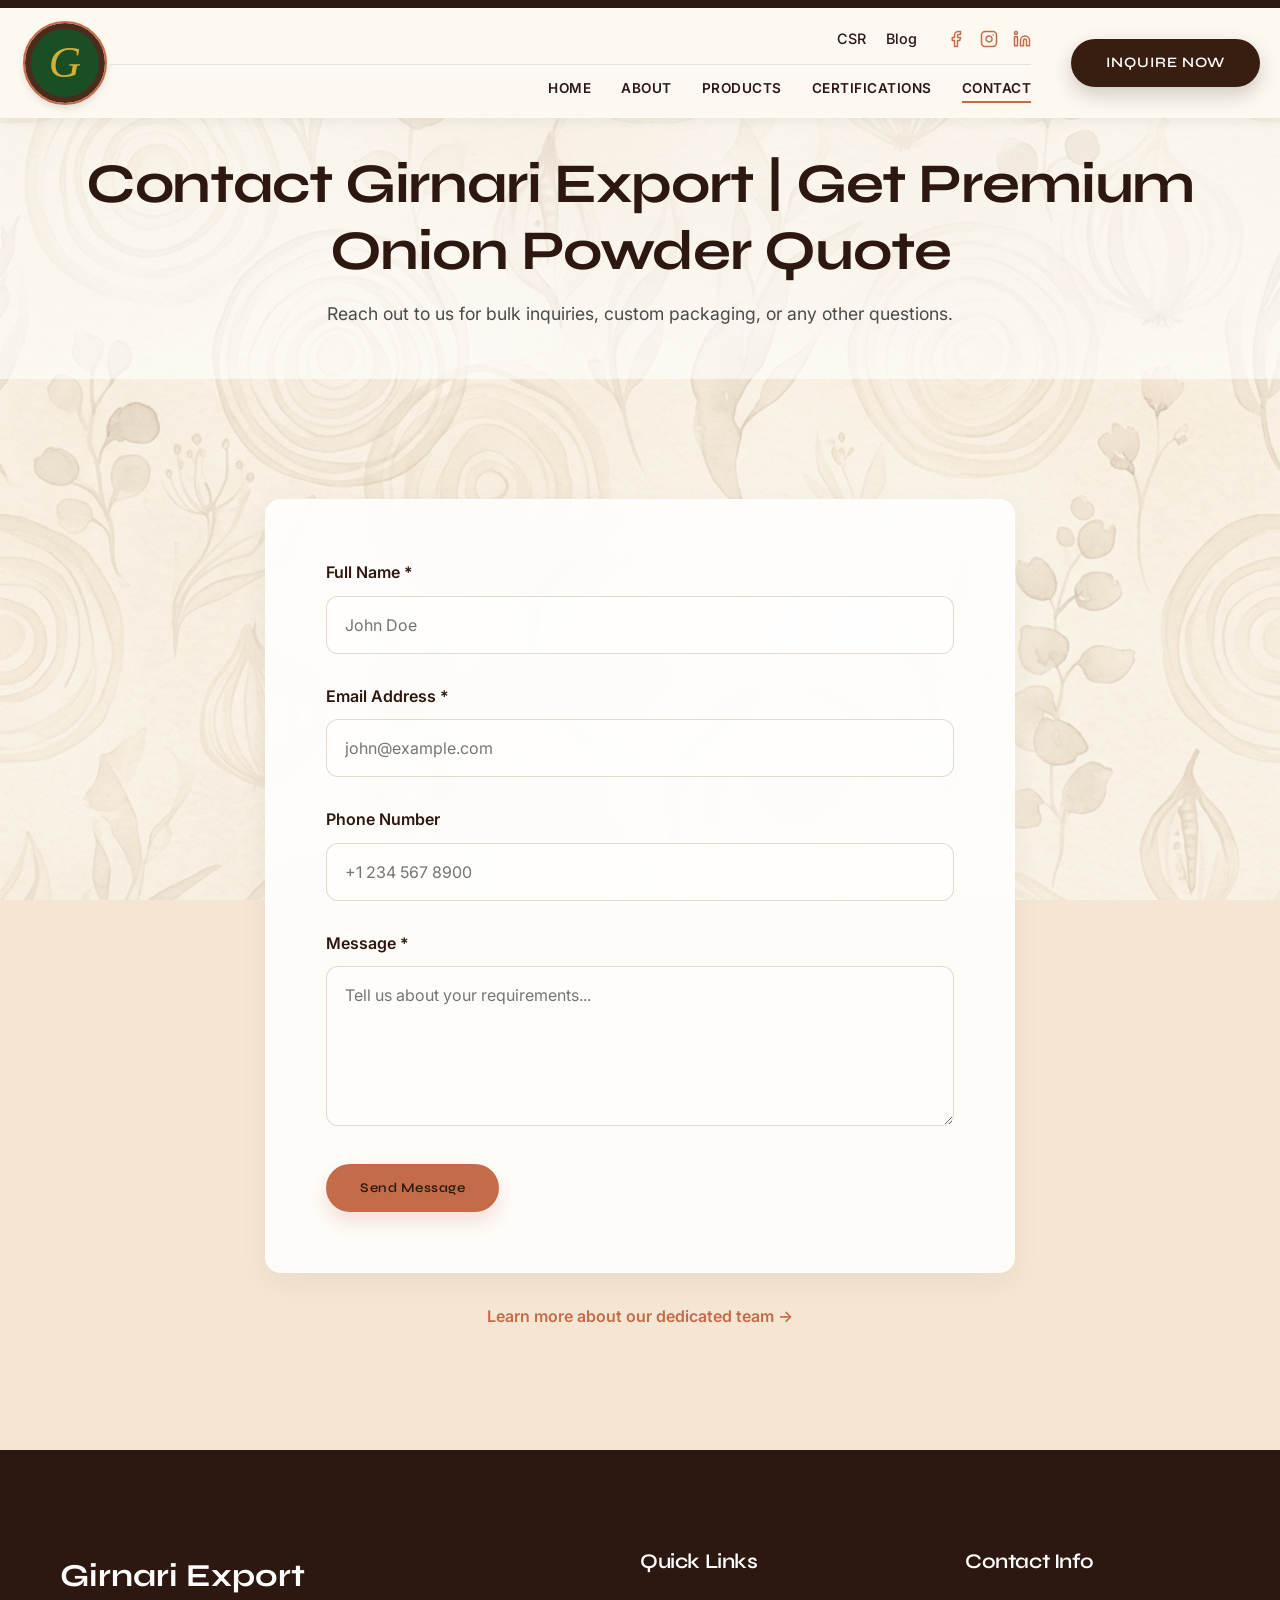
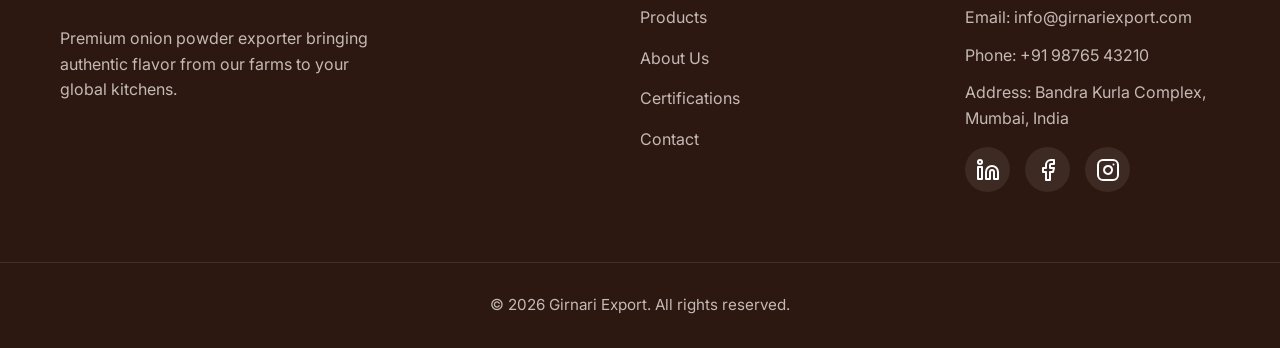
<file: contact.html>
<!DOCTYPE html>
<html lang="en">
<head>
    <meta charset="UTF-8">
    <meta name="viewport" content="width=device-width, initial-scale=1.0">
    <title>Contact Girnari Export | Get Premium Onion Powder Quote</title>
    
    <!-- SEO Meta Tags -->
    <meta name="description" content="Contact Girnari Export to get a quote for premium bulk onion powder. Our team in Mumbai, India is ready to assist with your global export requirements.">
    <meta name="keywords" content="contact Girnari Export, onion powder quote, bulk inquiry, Mumbai exporter, customer service">
    <link rel="canonical" href="https://girnari-export.com/contact.html">
    
    <!-- Open Graph Tags -->
    <meta property="og:title" content="Contact Girnari Export | Get Premium Onion Powder Quote">
    <meta property="og:description" content="Contact Girnari Export to get a quote for premium bulk onion powder. Our team in Mumbai, India is ready to assist with your global export requirements.">
    <meta property="og:image" content="https://girnari-export.com/images/hero.png">
    <meta property="og:url" content="https://girnari-export.com/contact.html">
    <meta property="og:type" content="website">
    
    <!-- Google Search Console Verification -->
    <meta name="google-site-verification" content="PLACEHOLDER_GSC_VERIFICATION_CODE">

    <!-- JSON-LD Structured Data: LocalBusiness & Breadcrumb -->
    <script type="application/ld+json">
    {
      "@context": "https://schema.org",
      "@type": "LocalBusiness",
      "name": "Girnari Export",
      "image": "https://girnari-export.com/images/hero.png",
      "url": "https://girnari-export.com",
      "telephone": "+91-98765-43210",
      "email": "info@girnariexport.com",
      "address": {
        "@type": "PostalAddress",
        "streetAddress": "Bandra Kurla Complex",
        "addressLocality": "Mumbai",
        "addressRegion": "Maharashtra",
        "postalCode": "400051",
        "addressCountry": "IN"
      },
      "priceRange": "$$"
    }
    </script>
    <script type="application/ld+json">
    {
      "@context": "https://schema.org",
      "@type": "BreadcrumbList",
      "itemListElement": [{
        "@type": "ListItem",
        "position": 1,
        "name": "Home",
        "item": "https://girnari-export.com/index.html"
      },{
        "@type": "ListItem",
        "position": 2,
        "name": "Contact",
        "item": "https://girnari-export.com/contact.html"
      }]
    }
    </script>

    <!-- GA4 Tracking -->
    <script async src="https://www.googletagmanager.com/gtag/js?id=G-XXXXXXXXXX"></script>
    <script>
      window.dataLayer = window.dataLayer || [];
      function gtag(){dataLayer.push(arguments);}
      gtag('js', new Date());
      gtag('config', 'G-XXXXXXXXXX');
    </script>

    <!-- Styles and Fonts -->
    <link rel="preconnect" href="https://fonts.googleapis.com">
    <link rel="preconnect" href="https://fonts.gstatic.com" crossorigin>
    <link href="https://fonts.googleapis.com/css2?family=Inter:wght@400;500&family=Syne:wght@500;600;700&display=swap" rel="stylesheet">
    <link rel="stylesheet" href="css/styles.css">
    <link rel="stylesheet" href="css/responsive.css">
</head>
<body>

    <!-- Dynamic inclusion of SVG sprite -->
    <div id="svg-sprite-container"></div>
    <script>
        fetch('assets/icons.svg')
            .then(response => response.text())
            .then(svg => document.getElementById('svg-sprite-container').innerHTML = svg);
    </script>

        <!-- Navigation Bar -->
    <header class="site-header" id="header">
        <div class="container nav-container">
            <!-- Left: Logo Badge -->
            <a href="index.html" class="logo-badge-container" aria-label="Home">
                <div class="logo-badge">
                    <span class="logo-letter">G</span>
                </div>
            </a>
            
            <!-- Center/Right: Two tiers -->
            <div class="nav-content">
                <div class="nav-top">
                    <ul class="secondary-links">
                        <li><a href="#">CSR</a></li>
                        <li><a href="#">Blog</a></li>
                    </ul>
                    <div class="social-links-nav">
                        <a href="#" aria-label="Facebook"><svg><use href="#icon-facebook"></use></svg></a>
                        <a href="#" aria-label="Instagram"><svg><use href="#icon-instagram"></use></svg></a>
                        <a href="#" aria-label="LinkedIn"><svg><use href="#icon-linkedin"></use></svg></a>
                    </div>
                </div>
                <nav class="main-nav" id="main-nav">
                    <ul class="nav-links">
                        <li><a href="index.html">HOME</a></li>
                        <li><a href="about.html">ABOUT</a></li>
                        <li><a href="products.html">PRODUCTS</a></li>
                        <li><a href="certifications.html">CERTIFICATIONS</a></li>
                        <li><a href="contact.html">CONTACT</a></li>
                    </ul>
                </nav>
            </div>

            <!-- Far Right: Button -->
            <div class="nav-action">
                <a href="contact.html" class="btn nav-btn">INQUIRE NOW</a>
                <button class="menu-toggle" id="menu-toggle" aria-label="Toggle Menu">
                    <svg width="24" height="24"><use href="#icon-menu"></use></svg>
                </button>
            </div>
        </div>
    </header>

    <!-- Page Header Section -->
    <section class="section bg-light" style="padding-top: 150px; padding-bottom: 50px;">
        <div class="container text-center">
            <h1 class="fade-in-up">Contact Girnari Export | Get Premium Onion Powder Quote</h1>
            <p class="fade-in-up delay-1" style="max-width: 700px; margin: 0 auto; font-size: 1.1rem;">Reach out to us for bulk inquiries, custom packaging, or any other questions.</p>
        </div>
    </section>

    <!-- Contact Form Section -->
    <section class="section">
        <div class="container">
            <div class="contact-form-wrapper fade-in-up delay-1">
                <form action="https://formspree.io/f/placeholder" method="POST" id="contact-form">
                    <div class="form-group">
                        <label for="name">Full Name *</label>
                        <input type="text" id="name" name="name" required placeholder="John Doe">
                    </div>
                    <div class="form-group">
                        <label for="email">Email Address *</label>
                        <input type="email" id="email" name="email" required placeholder="john@example.com">
                    </div>
                    <div class="form-group">
                        <label for="phone">Phone Number</label>
                        <input type="tel" id="phone" name="phone" placeholder="+1 234 567 8900">
                    </div>
                    <div class="form-group">
                        <label for="message">Message *</label>
                        <textarea id="message" name="message" required placeholder="Tell us about your requirements..."></textarea>
                    </div>
                    <button type="submit" class="btn btn-primary btn-block">Send Message</button>
                    <p class="form-status" id="form-status"></p>
                </form>
            </div>
            
            <div class="text-center mt-4 fade-in-up delay-2">
                <a href="about.html" style="color:var(--color-accent); font-weight:600;">Learn more about our dedicated team &rarr;</a>
            </div>
        </div>
    </section>

    <!-- Footer -->
    <footer class="site-footer">
        <div class="container footer-grid">
            <div class="footer-col brand-col">
                <a href="index.html" class="footer-logo">
                    <span class="logo-accent">Girnari</span> Export
                </a>
                <p>Premium onion powder exporter bringing authentic flavor from our farms to your global kitchens.</p>
            </div>
            <div class="footer-col links-col">
                <h3>Quick Links</h3>
                <ul>
                    <li><a href="products.html">Products</a></li>
                    <li><a href="about.html">About Us</a></li>
                    <li><a href="certifications.html">Certifications</a></li>
                    <li><a href="contact.html">Contact</a></li>
                </ul>
            </div>
            <div class="footer-col contact-col">
                <h3>Contact Info</h3>
                <p>Email: info@girnariexport.com</p>
                <p>Phone: +91 98765 43210</p>
                <p>Address: Bandra Kurla Complex, Mumbai, India</p>
                <div class="social-links mt-2">
                    <a href="#" aria-label="LinkedIn"><svg width="24" height="24"><use href="#icon-linkedin"></use></svg></a>
                    <a href="#" aria-label="Facebook"><svg width="24" height="24"><use href="#icon-facebook"></use></svg></a>
                    <a href="#" aria-label="Instagram"><svg width="24" height="24"><use href="#icon-instagram"></use></svg></a>
                </div>
            </div>
        </div>
        <div class="footer-bottom text-center">
            <p>&copy; 2026 Girnari Export. All rights reserved.</p>
        </div>
    </footer>

    <!-- Scroll to Top Button -->
    <button id="scroll-to-top" aria-label="Scroll to Top" class="scroll-to-top">
        <svg width="24" height="24" viewBox="0 0 24 24" fill="none" stroke="currentColor" stroke-width="2" stroke-linecap="round" stroke-linejoin="round">
            <path d="M12 19V5M5 12l7-7 7 7"/>
        </svg>
    </button>

    <script defer src="js/main.js"></script>
</body>
</html>
</file>
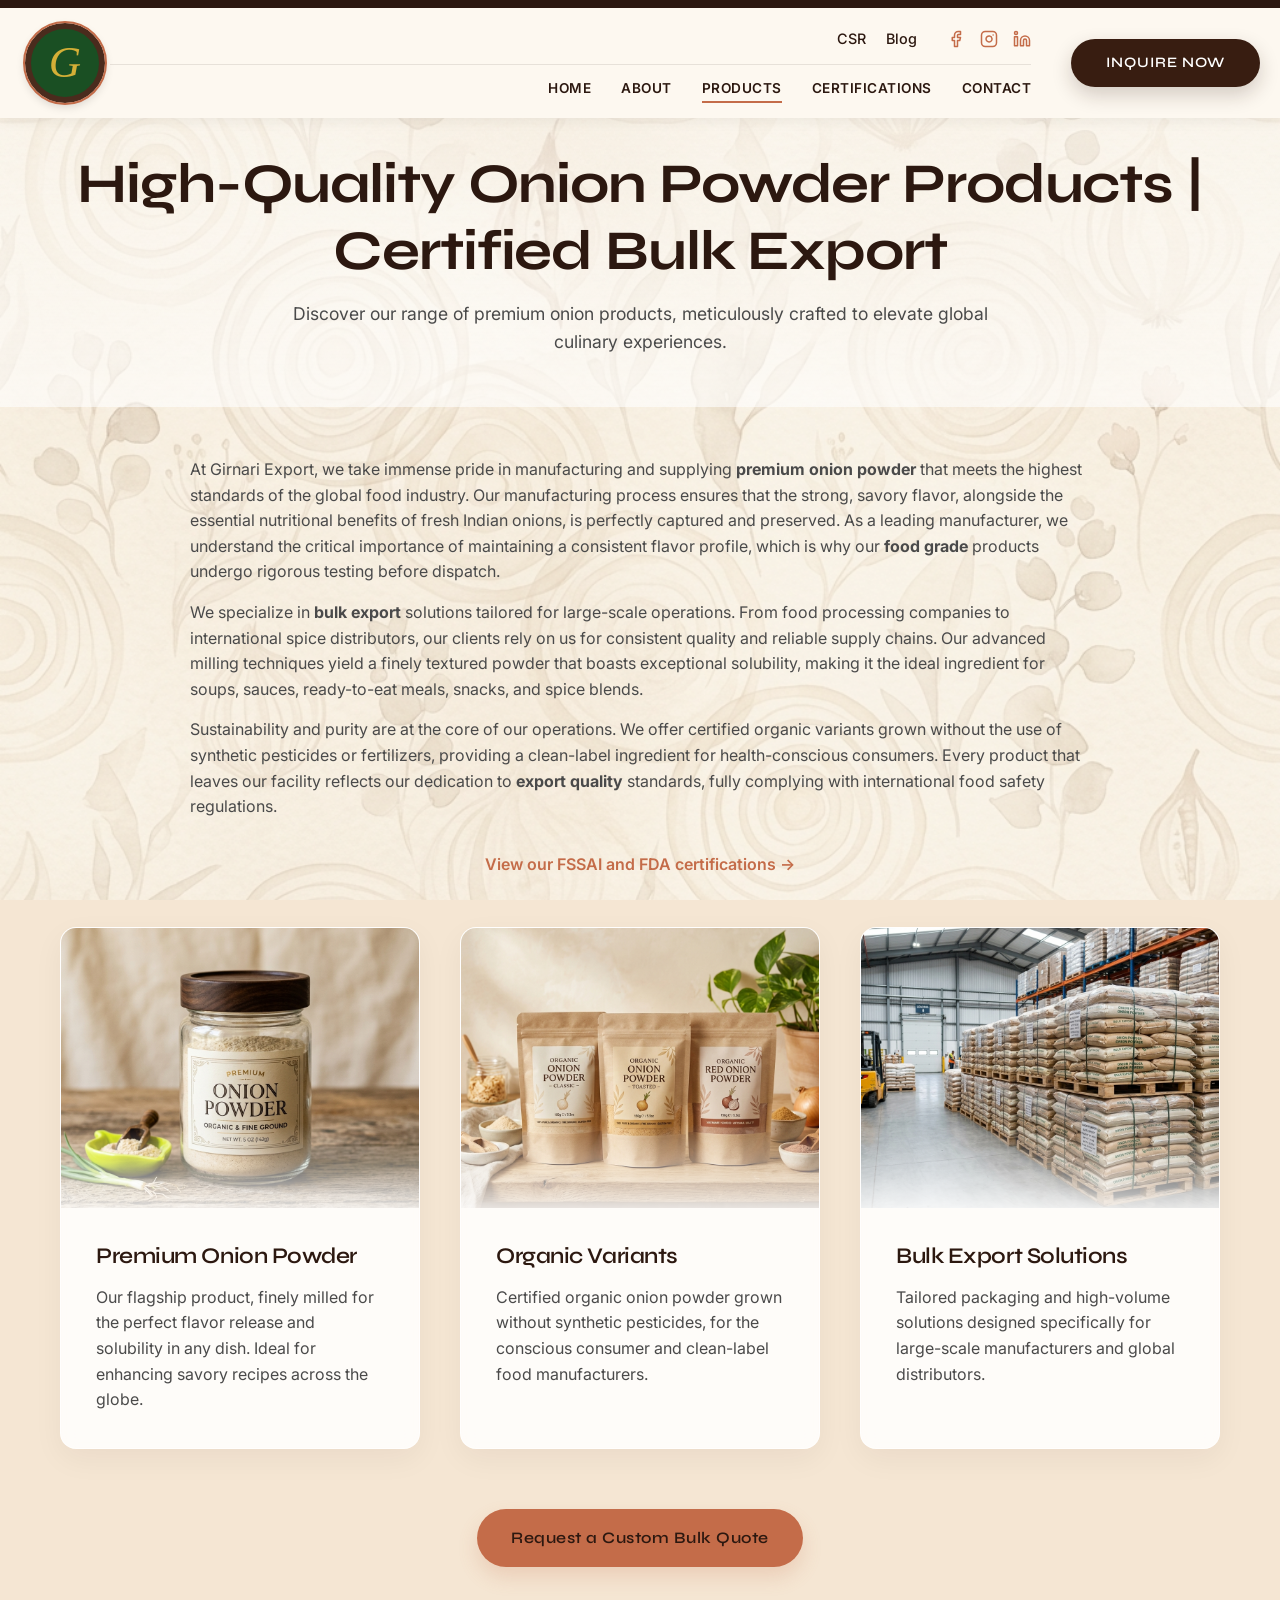
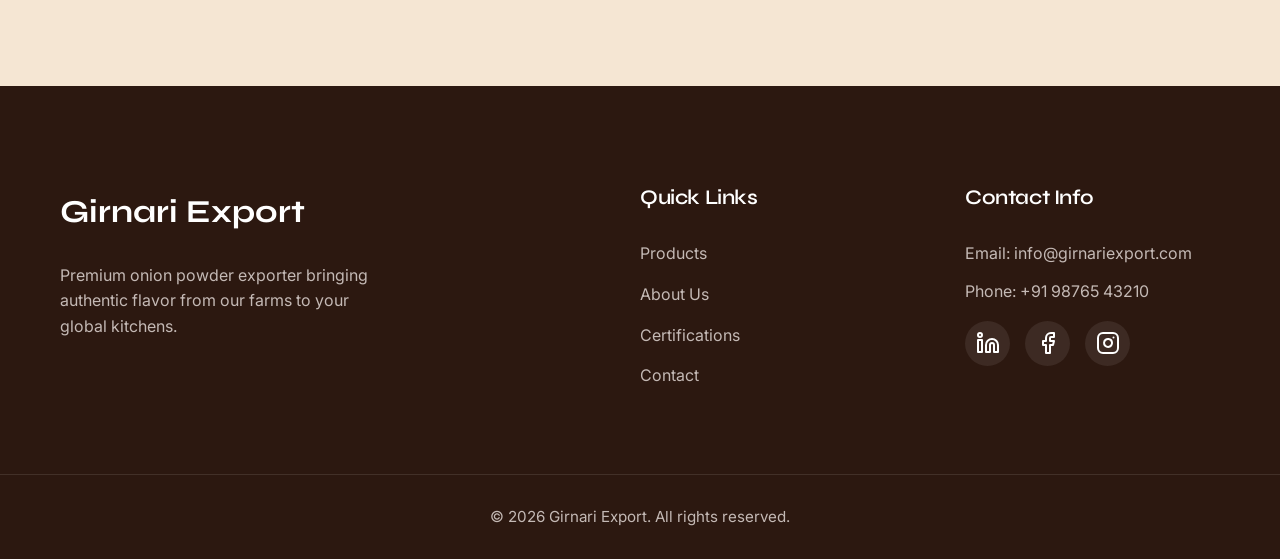
<file: products.html>
<!DOCTYPE html>
<html lang="en">
<head>
    <meta charset="UTF-8">
    <meta name="viewport" content="width=device-width, initial-scale=1.0">
    <title>High-Quality Onion Powder Products | Girnari Export</title>
    
    <!-- SEO Meta Tags -->
    <meta name="description" content="Discover our range of premium onion powder products. We offer organic variants and bulk export solutions for food grade onion powder worldwide.">
    <meta name="keywords" content="premium onion powder, bulk export, food grade, onion products, organic onion powder, export quality">
    <link rel="canonical" href="https://girnari-export.com/products.html">
    
    <!-- Open Graph Tags -->
    <meta property="og:title" content="High-Quality Onion Powder Products | Girnari Export">
    <meta property="og:description" content="Discover our range of premium onion powder products. We offer organic variants and bulk export solutions for food grade onion powder worldwide.">
    <meta property="og:image" content="https://girnari-export.com/images/products/premium.png">
    <meta property="og:url" content="https://girnari-export.com/products.html">
    <meta property="og:type" content="website">
    
    <!-- Google Search Console Verification -->
    <meta name="google-site-verification" content="PLACEHOLDER_GSC_VERIFICATION_CODE">

    <!-- JSON-LD Structured Data: Product & Breadcrumb -->
    <script type="application/ld+json">
    {
      "@context": "https://schema.org/",
      "@type": "Product",
      "name": "Premium Onion Powder",
      "image": "https://girnari-export.com/images/products/premium.png",
      "description": "High-quality, food grade premium onion powder for bulk export and culinary applications.",
      "brand": {
        "@type": "Brand",
        "name": "Girnari Export"
      },
      "aggregateRating": {
        "@type": "AggregateRating",
        "ratingValue": "4.9",
        "bestRating": "5",
        "worstRating": "1",
        "ratingCount": "1024"
      }
    }
    </script>
    <script type="application/ld+json">
    {
      "@context": "https://schema.org",
      "@type": "BreadcrumbList",
      "itemListElement": [{
        "@type": "ListItem",
        "position": 1,
        "name": "Home",
        "item": "https://girnari-export.com/index.html"
      },{
        "@type": "ListItem",
        "position": 2,
        "name": "Products",
        "item": "https://girnari-export.com/products.html"
      }]
    }
    </script>

    <!-- GA4 Tracking -->
    <script async src="https://www.googletagmanager.com/gtag/js?id=G-XXXXXXXXXX"></script>
    <script>
      window.dataLayer = window.dataLayer || [];
      function gtag(){dataLayer.push(arguments);}
      gtag('js', new Date());
      gtag('config', 'G-XXXXXXXXXX');
    </script>

    <!-- Styles and Fonts -->
    <link rel="preconnect" href="https://fonts.googleapis.com">
    <link rel="preconnect" href="https://fonts.gstatic.com" crossorigin>
    <link href="https://fonts.googleapis.com/css2?family=Inter:wght@400;500&family=Syne:wght@500;600;700&display=swap" rel="stylesheet">
    <link rel="stylesheet" href="css/styles.css">
    <link rel="stylesheet" href="css/responsive.css">
</head>
<body>

    <!-- Dynamic inclusion of SVG sprite -->
    <div id="svg-sprite-container"></div>
    <script>
        fetch('assets/icons.svg')
            .then(response => response.text())
            .then(svg => document.getElementById('svg-sprite-container').innerHTML = svg);
    </script>

        <!-- Navigation Bar -->
    <header class="site-header" id="header">
        <div class="container nav-container">
            <!-- Left: Logo Badge -->
            <a href="index.html" class="logo-badge-container" aria-label="Home">
                <div class="logo-badge">
                    <span class="logo-letter">G</span>
                </div>
            </a>
            
            <!-- Center/Right: Two tiers -->
            <div class="nav-content">
                <div class="nav-top">
                    <ul class="secondary-links">
                        <li><a href="#">CSR</a></li>
                        <li><a href="#">Blog</a></li>
                    </ul>
                    <div class="social-links-nav">
                        <a href="#" aria-label="Facebook"><svg><use href="#icon-facebook"></use></svg></a>
                        <a href="#" aria-label="Instagram"><svg><use href="#icon-instagram"></use></svg></a>
                        <a href="#" aria-label="LinkedIn"><svg><use href="#icon-linkedin"></use></svg></a>
                    </div>
                </div>
                <nav class="main-nav" id="main-nav">
                    <ul class="nav-links">
                        <li><a href="index.html">HOME</a></li>
                        <li><a href="about.html">ABOUT</a></li>
                        <li><a href="products.html">PRODUCTS</a></li>
                        <li><a href="certifications.html">CERTIFICATIONS</a></li>
                        <li><a href="contact.html">CONTACT</a></li>
                    </ul>
                </nav>
            </div>

            <!-- Far Right: Button -->
            <div class="nav-action">
                <a href="contact.html" class="btn nav-btn">INQUIRE NOW</a>
                <button class="menu-toggle" id="menu-toggle" aria-label="Toggle Menu">
                    <svg width="24" height="24"><use href="#icon-menu"></use></svg>
                </button>
            </div>
        </div>
    </header>

    <!-- Page Header Section -->
    <section class="section bg-light" style="padding-top: 150px; padding-bottom: 50px;">
        <div class="container text-center">
            <h1 class="fade-in-up">High-Quality Onion Powder Products | Certified Bulk Export</h1>
            <p class="fade-in-up delay-1" style="max-width: 700px; margin: 0 auto; font-size: 1.1rem;">Discover our range of premium onion products, meticulously crafted to elevate global culinary experiences.</p>
        </div>
    </section>

    <!-- Product Introduction Content -->
    <section class="section" style="padding-top: 50px;">
        <div class="container">
            <div class="fade-in-up delay-1" style="max-width: 900px; margin: 0 auto; margin-bottom: 50px;">
                <p style="margin-bottom: 15px;">At Girnari Export, we take immense pride in manufacturing and supplying <strong>premium onion powder</strong> that meets the highest standards of the global food industry. Our manufacturing process ensures that the strong, savory flavor, alongside the essential nutritional benefits of fresh Indian onions, is perfectly captured and preserved. As a leading manufacturer, we understand the critical importance of maintaining a consistent flavor profile, which is why our <strong>food grade</strong> products undergo rigorous testing before dispatch.</p>
                
                <p style="margin-bottom: 15px;">We specialize in <strong>bulk export</strong> solutions tailored for large-scale operations. From food processing companies to international spice distributors, our clients rely on us for consistent quality and reliable supply chains. Our advanced milling techniques yield a finely textured powder that boasts exceptional solubility, making it the ideal ingredient for soups, sauces, ready-to-eat meals, snacks, and spice blends.</p>

                <p style="margin-bottom: 15px;">Sustainability and purity are at the core of our operations. We offer certified organic variants grown without the use of synthetic pesticides or fertilizers, providing a clean-label ingredient for health-conscious consumers. Every product that leaves our facility reflects our dedication to <strong>export quality</strong> standards, fully complying with international food safety regulations.</p>
                <div class="mt-4 text-center">
                    <a href="certifications.html" style="color:var(--color-accent); font-weight:600;">View our FSSAI and FDA certifications &rarr;</a>
                </div>
            </div>

            <!-- Products Grid -->
            <div class="product-grid">
                <!-- Card 1 -->
                <div class="product-card fade-in-up">
                    <div class="card-image">
                        <img src="images/products/premium.png" alt="Clear glass jar filled with premium onion powder on rustic table" loading="lazy" width="400" height="250">
                    </div>
                    <div class="card-content">
                        <h2>Premium Onion Powder</h2>
                        <p>Our flagship product, finely milled for the perfect flavor release and solubility in any dish. Ideal for enhancing savory recipes across the globe.</p>
                    </div>
                </div>
                <!-- Card 2 -->
                <div class="product-card fade-in-up delay-1">
                    <div class="card-image">
                        <img src="images/products/organic.png" alt="Modern eco-friendly packaging for organic onion powder variants" loading="lazy" width="400" height="250">
                    </div>
                    <div class="card-content">
                        <h2>Organic Variants</h2>
                        <p>Certified organic onion powder grown without synthetic pesticides, for the conscious consumer and clean-label food manufacturers.</p>
                    </div>
                </div>
                <!-- Card 3 -->
                <div class="product-card fade-in-up delay-2">
                    <div class="card-image">
                        <img src="images/products/bulk.png" alt="Sacks of bulk export onion powder securely stacked in a warehouse" loading="lazy" width="400" height="250">
                    </div>
                    <div class="card-content">
                        <h2>Bulk Export Solutions</h2>
                        <p>Tailored packaging and high-volume solutions designed specifically for large-scale manufacturers and global distributors.</p>
                    </div>
                </div>
            </div>
            
            <div class="mt-4 text-center fade-in-up delay-3" style="margin-top: 60px;">
                <a href="contact.html" class="btn btn-primary">Request a Custom Bulk Quote</a>
            </div>
        </div>
    </section>

    <!-- Footer -->
    <footer class="site-footer">
        <div class="container footer-grid">
            <div class="footer-col brand-col">
                <a href="index.html" class="footer-logo">
                    <span class="logo-accent">Girnari</span> Export
                </a>
                <p>Premium onion powder exporter bringing authentic flavor from our farms to your global kitchens.</p>
            </div>
            <div class="footer-col links-col">
                <h3>Quick Links</h3>
                <ul>
                    <li><a href="products.html">Products</a></li>
                    <li><a href="about.html">About Us</a></li>
                    <li><a href="certifications.html">Certifications</a></li>
                    <li><a href="contact.html">Contact</a></li>
                </ul>
            </div>
            <div class="footer-col contact-col">
                <h3>Contact Info</h3>
                <p>Email: info@girnariexport.com</p>
                <p>Phone: +91 98765 43210</p>
                <div class="social-links mt-2">
                    <a href="#" aria-label="LinkedIn"><svg width="24" height="24"><use href="#icon-linkedin"></use></svg></a>
                    <a href="#" aria-label="Facebook"><svg width="24" height="24"><use href="#icon-facebook"></use></svg></a>
                    <a href="#" aria-label="Instagram"><svg width="24" height="24"><use href="#icon-instagram"></use></svg></a>
                </div>
            </div>
        </div>
        <div class="footer-bottom text-center">
            <p>&copy; 2026 Girnari Export. All rights reserved.</p>
        </div>
    </footer>

    <!-- Scroll to Top Button -->
    <button id="scroll-to-top" aria-label="Scroll to Top" class="scroll-to-top">
        <svg width="24" height="24" viewBox="0 0 24 24" fill="none" stroke="currentColor" stroke-width="2" stroke-linecap="round" stroke-linejoin="round">
            <path d="M12 19V5M5 12l7-7 7 7"/>
        </svg>
    </button>

    <script defer src="js/main.js"></script>
</body>
</html>
</file>
<file: css/styles.css>
/* ==========================================================================
   CSS Variables - Premium Theme
   ========================================================================== */
:root {
    --color-primary-bg: #F5E6D3; /* Cream */
    --color-secondary-bg: #E8D4C0; /* Beige */
    --color-accent: #C46C49; /* Elegant Terracotta */
    --color-accent-hover: #A35738; 
    --color-heading: #2C1810; /* Dark Brown */
    --color-text: #4A4A4A; /* Dark Gray for body */
    --color-white: #ffffff;
    --color-light: rgba(255, 255, 255, 0.4); /* Transparent light for premium feel */
    
    --font-heading: 'Syne', sans-serif;
    --font-body: 'Inter', sans-serif;
    
    --transition: all 0.4s cubic-bezier(0.165, 0.84, 0.44, 1);
    
    /* Softer, larger shadows for a premium layered look */
    --shadow-sm: 0 10px 30px rgba(44, 24, 16, 0.05);
    --shadow-md: 0 20px 40px rgba(44, 24, 16, 0.08);
    --shadow-accent: 0 15px 35px rgba(196, 108, 73, 0.25);
    
    /* More pronounced rounded corners */
    --radius-md: 16px;
    --radius-lg: 32px;
}

/* ==========================================================================
   Base Styles
   ========================================================================== */
* {
    margin: 0;
    padding: 0;
    box-sizing: border-box;
}

html {
    scroll-behavior: smooth;
    font-size: 16px;
}

body {
    font-family: var(--font-body);
    color: var(--color-text);
    background-color: var(--color-primary-bg);
    line-height: 1.6;
    overflow-x: hidden;
}

/* Performant fixed background using pseudo-element */
body::after {
    content: '';
    position: fixed;
    top: 0; left: 0;
    width: 100vw; height: 100vh;
    background-image: url('../images/premium_bg.png');
    background-repeat: no-repeat;
    background-position: center top;
    background-size: cover;
    z-index: -2;
    will-change: transform;
    pointer-events: none;
    transform: translateZ(0); /* Hardware acceleration */
}

/* Subtle overlay so text remains highly readable over the background */
body::before {
    content: '';
    position: fixed;
    top: 0;
    left: 0;
    width: 100vw;
    height: 100vh;
    background-color: rgba(245, 230, 211, 0.4); /* subtle cream overlay */
    z-index: -1;
    pointer-events: none;
    transform: translateZ(0);
}

h1, h2, h3, h4, h5, h6 {
    font-family: var(--font-heading);
    color: var(--color-heading);
    margin-bottom: 1rem;
    line-height: 1.2;
    letter-spacing: -0.02em;
}

h1 { font-size: 3.5rem; font-weight: 700; }
h2 { font-size: 2.5rem; font-weight: 600; }
h3 { font-size: 1.5rem; font-weight: 600; }

a {
    text-decoration: none;
    color: inherit;
    transition: var(--transition);
}

ul {
    list-style: none;
}

img {
    max-width: 100%;
    height: auto;
    display: block;
}

.container {
    width: 100%;
    max-width: 1200px;
    margin: 0 auto;
    padding: 0 20px;
}

.section {
    padding: 120px 0;
    position: relative;
    z-index: 1;
}

.bg-light { 
    /* Glassy gradient effect for alternate sections */
    background: linear-gradient(180deg, rgba(255,255,255,0.1) 0%, rgba(255,255,255,0.6) 100%);
}

.text-center { text-align: center; }
.mt-2 { margin-top: 1rem; }
.mt-4 { margin-top: 2rem; }

/* ==========================================================================
   Buttons
   ========================================================================== */
.btn {
    display: inline-block;
    padding: 14px 32px;
    border-radius: 40px;
    font-weight: 600;
    font-family: var(--font-heading);
    cursor: pointer;
    text-align: center;
    border: 2px solid transparent;
    transition: var(--transition);
    letter-spacing: 0.5px;
}

.btn-primary {
    background-color: var(--color-accent);
    color: var(--color-heading);
    box-shadow: 0 10px 20px rgba(196, 108, 73, 0.2);
}

.btn-primary:hover {
    background-color: var(--color-accent-hover);
    transform: translateY(-3px);
    box-shadow: var(--shadow-accent);
}

.btn-outline {
    border-color: var(--color-accent);
    color: var(--color-heading);
    background: transparent;
}

.btn-outline:hover {
    background-color: var(--color-accent);
    color: var(--color-heading);
    box-shadow: 0 10px 20px rgba(196, 108, 73, 0.2);
}

/* ==========================================================================
   Header & Navigation
   ========================================================================== */
.site-header {
    position: fixed;
    top: 0;
    left: 0;
    width: 100%;
    background-color: #FDF8F0; /* Solid cream matching image */
    z-index: 1000;
    transition: var(--transition);
    border-top: 8px solid #2C1810; /* Dark top bar from image */
    box-shadow: 0 4px 12px rgba(0,0,0,0.05);
}

.site-header.scrolled {
    background-color: #FDF8F0;
    box-shadow: var(--shadow-sm);
}

.nav-container {
    display: flex;
    justify-content: space-between;
    align-items: center;
    padding: 10px 20px;
    max-width: 1400px;
    margin: 0 auto;
}

/* Logo imitating the round badge */
.logo-badge-container {
    flex-shrink: 0;
}

.logo-badge {
    width: 80px;
    height: 80px;
    background-color: #1a4f23; /* Dark green inner */
    border-radius: 50%;
    border: 6px solid #4A2B1D; /* Thick dark brown outer border */
    outline: 2px solid #C46C49; /* Gold outline */
    display: flex;
    align-items: center;
    justify-content: center;
    box-shadow: 0 4px 10px rgba(0,0,0,0.15);
    margin: 5px;
}

.logo-letter {
    font-family: 'Times New Roman', serif;
    font-size: 2.8rem;
    color: #D4AF37; /* Gold cursive letter */
    font-style: italic;
    font-weight: 400;
}

.nav-content {
    flex-grow: 1;
    display: flex;
    flex-direction: column;
    align-items: flex-end;
    padding-right: 40px;
}

.nav-top {
    display: flex;
    align-items: center;
    gap: 30px;
    margin-bottom: 12px;
}

.secondary-links {
    display: flex;
    gap: 20px;
    list-style: none;
}

.secondary-links a {
    font-size: 0.9rem;
    color: var(--color-heading);
    font-weight: 500;
}

.social-links-nav {
    display: flex;
    gap: 15px;
}

.social-links-nav a {
    color: #C46C49; /* Matching social icons color */
    display: flex;
    align-items: center;
}

.social-links-nav svg {
    width: 18px;
    height: 18px;
    fill: currentColor;
}

.main-nav {
    width: 100%;
    display: flex;
    justify-content: flex-end;
    border-top: 1px solid rgba(44, 24, 16, 0.1); /* Thin divider */
    padding-top: 10px;
}

.nav-links {
    display: flex;
    align-items: center;
    gap: 30px;
    list-style: none;
}

.nav-links a {
    font-size: 0.85rem;
    font-weight: 600;
    color: var(--color-heading);
    text-transform: uppercase;
    letter-spacing: 0.5px;
    position: relative;
    padding: 5px 0;
}

.nav-links a::after {
    content: '';
    position: absolute;
    bottom: -2px;
    left: 0;
    width: 0;
    height: 2px;
    background-color: var(--color-accent);
    transition: var(--transition);
}

.nav-links a:hover::after,
.nav-links a.active::after {
    width: 100%;
}

.nav-action {
    flex-shrink: 0;
}

.nav-btn {
    background-color: #381d11; /* Darker brown */
    color: var(--color-white);
    padding: 12px 35px;
    border-radius: 40px;
    font-size: 0.9rem;
    letter-spacing: 1px;
    font-weight: 600;
    text-transform: uppercase;
    box-shadow: 0 8px 20px rgba(44, 24, 16, 0.2);
    border: none;
}

.nav-btn:hover {
    background-color: #26130b;
    color: var(--color-white);
    transform: translateY(-2px);
    box-shadow: 0 10px 25px rgba(44, 24, 16, 0.3);
}

.menu-toggle {
    display: none;
    background: none;
    border: none;
    cursor: pointer;
    color: var(--color-heading);
}

.menu-toggle svg {
    width: 28px;
    height: 28px;
}

/* ==========================================================================
   Hero Section
   ========================================================================== */
.hero {
    position: relative;
    height: 100vh;
    min-height: 700px;
    display: flex;
    align-items: center;
    justify-content: center;
    overflow: hidden;
}

.hero-bg {
    position: absolute;
    top: 0;
    left: 0;
    width: 100%;
    height: 100%;
    z-index: 1;
}

.hero-bg img {
    width: 100%;
    height: 100%;
    object-fit: cover;
    object-position: center;
}

.hero-overlay {
    position: absolute;
    top: 0;
    left: 0;
    width: 100%;
    height: 100%;
    background: linear-gradient(to right, rgba(44, 24, 16, 0.85) 0%, rgba(44, 24, 16, 0.3) 100%);
    z-index: 2;
}

.hero-content {
    position: relative;
    z-index: 3;
    text-align: left;
    max-width: 800px;
    margin: 0; 
}

.hero-content h1 {
    color: var(--color-white);
    margin-bottom: 25px;
    line-height: 1.1;
}

.hero-content p {
    color: rgba(255,255,255,0.9);
    font-size: 1.3rem;
    margin-bottom: 45px;
    font-weight: 400;
}

/* ==========================================================================
   Cards (Glassmorphism & Premium feel)
   ========================================================================== */
.product-card, .strength-card, .news-box, .contact-form-wrapper {
    background: rgba(255, 255, 255, 0.85);
    backdrop-filter: blur(8px);
    -webkit-backdrop-filter: blur(8px);
    border: 1px solid rgba(255, 255, 255, 0.6);
    border-radius: var(--radius-md);
    box-shadow: var(--shadow-sm);
    transition: var(--transition);
    transform: translateZ(0);
    will-change: transform;
}

.product-card:hover, .strength-card:hover {
    transform: translateY(-10px);
    box-shadow: var(--shadow-md);
    background: rgba(255, 255, 255, 0.95);
    border-color: rgba(255, 255, 255, 0.9);
}

/* ==========================================================================
   Products Section
   ========================================================================== */
.section-header {
    margin-bottom: 70px;
    max-width: 650px;
    margin-left: auto;
    margin-right: auto;
}

.product-grid {
    display: grid;
    grid-template-columns: repeat(3, 1fr);
    gap: 40px;
}

.product-card {
    overflow: hidden;
    display: flex;
    flex-direction: column;
}

.card-image {
    height: 280px;
    overflow: hidden;
    position: relative;
}

.card-image::after {
    content: '';
    position: absolute;
    bottom: 0; left: 0; right: 0; height: 30%;
    background: linear-gradient(to top, rgba(255,255,255,0.85), transparent);
}

.card-image img {
    width: 100%;
    height: 100%;
    object-fit: cover;
    transition: transform 0.8s cubic-bezier(0.165, 0.84, 0.44, 1);
}

.product-card:hover .card-image img {
    transform: scale(1.08);
}

.card-content {
    padding: 35px;
    flex-grow: 1;
    display: flex;
    flex-direction: column;
}

.card-content h2, .card-content h3 {
    margin-bottom: 15px;
    font-size: 1.4rem;
}

/* ==========================================================================
   Stats Section
   ========================================================================== */
.stats-section {
    background: rgba(232, 212, 192, 0.7);
    backdrop-filter: blur(10px);
    position: relative;
    border-top: 1px solid rgba(255,255,255,0.4);
    border-bottom: 1px solid rgba(255,255,255,0.4);
}

.stats-grid {
    display: grid;
    grid-template-columns: repeat(3, 1fr);
    gap: 40px;
    text-align: center;
}

.stat-item h2 {
    color: var(--color-heading);
    font-weight: 700;
}

.stat-item p {
    font-size: 1.1rem;
    font-weight: 600;
    text-transform: uppercase;
    letter-spacing: 2px;
    color: var(--color-text);
}

/* ==========================================================================
   Certifications Section
   ========================================================================== */
.cert-grid {
    display: flex;
    flex-wrap: wrap;
    justify-content: center;
    gap: 25px;
    margin-top: 50px;
}

.cert-badge {
    background: rgba(255, 255, 255, 0.9);
    padding: 18px 35px;
    border-radius: var(--radius-lg);
    font-weight: 600;
    font-family: var(--font-heading);
    color: var(--color-heading);
    box-shadow: var(--shadow-sm);
    border-bottom: 3px solid var(--color-accent);
    transition: var(--transition);
    border: 1px solid rgba(255,255,255,0.5);
    border-bottom-width: 3px;
}

.cert-badge:hover {
    transform: translateY(-5px);
    box-shadow: var(--shadow-md);
    background: var(--color-white);
}

/* ==========================================================================
   Strengths Section
   ========================================================================== */
.strengths-grid {
    display: grid;
    grid-template-columns: repeat(3, 1fr);
    gap: 35px;
}

.strength-card {
    padding: 45px 35px;
    text-align: center;
}

.strength-card .icon-wrap {
    width: 70px;
    height: 70px;
    margin: 0 auto 25px;
    background: var(--color-primary-bg);
    border-radius: 50%;
    display: flex;
    align-items: center;
    justify-content: center;
    color: var(--color-heading);
    box-shadow: inset 0 2px 5px rgba(0,0,0,0.05);
}

.strength-card .icon-wrap svg {
    width: 32px;
    height: 32px;
}

/* ==========================================================================
   Gallery & News Section
   ========================================================================== */
.gallery-news-grid {
    display: grid;
    grid-template-columns: 2fr 1fr;
    gap: 40px;
}

.gallery-column {
    display: grid;
    grid-template-rows: repeat(2, 280px);
    gap: 25px;
}

.gallery-item {
    position: relative;
    border-radius: var(--radius-md);
    overflow: hidden;
    box-shadow: var(--shadow-sm);
}

.gallery-item img {
    width: 100%;
    height: 100%;
    object-fit: cover;
    transition: transform 0.8s cubic-bezier(0.165, 0.84, 0.44, 1);
}

.gallery-overlay {
    position: absolute;
    bottom: 0;
    left: 0;
    width: 100%;
    padding: 40px 30px 30px;
    background: linear-gradient(to top, rgba(44, 24, 16, 0.95), transparent);
    color: var(--color-white);
    opacity: 0;
    transform: translateY(20px);
    transition: var(--transition);
}

.gallery-overlay h3 {
    color: var(--color-white);
    margin-bottom: 5px;
    font-size: 1.5rem;
}

.gallery-item:hover img {
    transform: scale(1.05);
}

.gallery-item:hover .gallery-overlay {
    opacity: 1;
    transform: translateY(0);
}

.news-box {
    padding: 45px;
    height: 100%;
}

.news-box h2 {
    margin-bottom: 35px;
    padding-bottom: 15px;
    border-bottom: 2px solid rgba(220, 200, 180, 0.5);
}

.news-list li {
    margin-bottom: 30px;
}

.news-list .date {
    display: inline-block;
    font-size: 0.85rem;
    font-weight: 600;
    color: var(--color-accent);
    margin-bottom: 8px;
    background: var(--color-heading);
    padding: 3px 12px;
    border-radius: 12px;
}

.news-list h3 {
    font-size: 1.2rem;
    margin-bottom: 8px;
}

/* ==========================================================================
   Team Section
   ========================================================================== */
.team-layout {
    display: grid;
    grid-template-columns: 1fr 1fr;
    gap: 70px;
    align-items: center;
}

.team-image img {
    border-radius: var(--radius-lg);
    box-shadow: var(--shadow-md);
}

/* ==========================================================================
   Facility Section
   ========================================================================== */
.facility-section {
    position: relative;
    padding: 150px 0;
    text-align: center;
    border-radius: var(--radius-lg);
    margin: 50px 20px;
    overflow: hidden;
    box-shadow: var(--shadow-md);
}

.facility-bg {
    position: absolute;
    top: 0;
    left: 0;
    width: 100%;
    height: 100%;
    z-index: 1;
}

.facility-bg img {
    width: 100%;
    height: 100%;
    object-fit: cover;
}

.facility-overlay {
    position: absolute;
    top: 0;
    left: 0;
    width: 100%;
    height: 100%;
    background: rgba(44, 24, 16, 0.6);
    backdrop-filter: blur(3px);
    z-index: 2;
}

.facility-content {
    position: relative;
    z-index: 3;
    color: var(--color-white);
}

.facility-content h2 {
    color: var(--color-white);
    font-size: 3rem;
}

/* ==========================================================================
   Contact Section
   ========================================================================== */
.contact-form-wrapper {
    max-width: 750px;
    margin: 0 auto;
    padding: 60px;
}

.form-group {
    margin-bottom: 30px;
}

.form-group label {
    display: block;
    margin-bottom: 10px;
    font-weight: 600;
    color: var(--color-heading);
}

.form-group input,
.form-group textarea {
    width: 100%;
    padding: 18px;
    border: 1px solid rgba(200, 180, 160, 0.5);
    border-radius: 12px;
    font-family: var(--font-body);
    font-size: 1rem;
    transition: var(--transition);
    background-color: rgba(255, 255, 255, 0.5);
}

.form-group input:focus,
.form-group textarea:focus {
    outline: none;
    border-color: var(--color-accent);
    background-color: var(--color-white);
    box-shadow: 0 0 0 4px rgba(196, 108, 73, 0.1);
}

.form-group textarea {
    height: 160px;
    resize: vertical;
}

/* ==========================================================================
   Footer
   ========================================================================== */
.site-footer {
    background-color: var(--color-heading);
    color: var(--color-white);
    padding: 100px 0 30px;
    position: relative;
    z-index: 2;
}

.footer-grid {
    display: grid;
    grid-template-columns: 2fr 1fr 1fr;
    gap: 70px;
    margin-bottom: 70px;
}

.footer-logo {
    font-family: var(--font-heading);
    font-size: 2rem;
    font-weight: 700;
    color: var(--color-white);
    margin-bottom: 25px;
    display: inline-block;
}

.brand-col p {
    color: #c4b9b5;
    max-width: 320px;
}

.footer-col h3 {
    color: var(--color-white);
    margin-bottom: 30px;
    font-size: 1.3rem;
}

.links-col ul li {
    margin-bottom: 15px;
}

.links-col a {
    color: #c4b9b5;
}

.links-col a:hover {
    color: var(--color-accent);
    padding-left: 8px;
}

.contact-col p {
    color: #c4b9b5;
    margin-bottom: 12px;
}

.social-links {
    display: flex;
    gap: 15px;
}

.social-links a {
    display: flex;
    align-items: center;
    justify-content: center;
    width: 45px;
    height: 45px;
    background: rgba(255,255,255,0.08);
    border-radius: 50%;
    color: var(--color-white);
    transition: var(--transition);
}

.social-links a:hover {
    background: var(--color-accent);
    color: var(--color-heading);
    transform: translateY(-4px);
}

.footer-bottom {
    border-top: 1px solid rgba(255,255,255,0.1);
    padding-top: 30px;
    color: #c4b9b5;
    font-size: 0.95rem;
}

/* ==========================================================================
   Animations & Utilities
   ========================================================================== */
.fade-in-up {
    opacity: 0;
    transform: translateY(40px);
    transition: opacity 1s cubic-bezier(0.165, 0.84, 0.44, 1), transform 1s cubic-bezier(0.165, 0.84, 0.44, 1);
    will-change: opacity, transform;
}

.fade-in-up.visible {
    opacity: 1;
    transform: translateY(0);
}

.delay-1 { transition-delay: 0.15s; }
.delay-2 { transition-delay: 0.3s; }
.delay-3 { transition-delay: 0.45s; }
.delay-4 { transition-delay: 0.6s; }
.delay-5 { transition-delay: 0.75s; }

.scroll-to-top {
    position: fixed;
    bottom: 40px;
    right: 40px;
    width: 55px;
    height: 55px;
    background-color: var(--color-heading);
    color: var(--color-white);
    border: none;
    border-radius: 50%;
    cursor: pointer;
    display: flex;
    align-items: center;
    justify-content: center;
    opacity: 0;
    visibility: hidden;
    transition: var(--transition);
    z-index: 99;
    box-shadow: var(--shadow-md);
}

.scroll-to-top.visible {
    opacity: 1;
    visibility: visible;
}

.scroll-to-top:hover {
    background-color: var(--color-accent);
    color: var(--color-heading);
    transform: translateY(-6px);
}
</file>
<file: css/responsive.css>
/* ==========================================================================
   Responsive CSS
   ========================================================================== */

/* Desktop / Laptop - Adjustments (max-width: 1024px) */
@media screen and (max-width: 1024px) {
    .product-grid {
        gap: 20px;
    }

    .strengths-grid {
        grid-template-columns: repeat(2, 1fr);
    }
    
    .stats-grid {
        gap: 20px;
    }
    
    .gallery-news-grid {
        grid-template-columns: 1fr;
    }
    
    .gallery-column {
        grid-template-columns: repeat(2, 1fr);
        grid-template-rows: 250px;
    }
}

/* Tablet (max-width: 768px) */
@media screen and (max-width: 768px) {
    h1 { font-size: 2.8rem; }
    h2 { font-size: 2.2rem; }
    
    .section {
        padding: 80px 0;
    }

    /* Header */
    .menu-toggle {
        display: block;
        z-index: 1001;
    }

    .nav-links {
        position: fixed;
        top: 0;
        right: -100%;
        width: 80%;
        max-width: 400px;
        height: 100vh;
        background-color: var(--color-white);
        flex-direction: column;
        justify-content: center;
        padding: 40px;
        transition: right 0.4s ease;
        box-shadow: -5px 0 15px rgba(0,0,0,0.1);
        z-index: 1000;
    }

    .nav-links.active {
        right: 0;
    }

    /* Grids */
    .product-grid,
    .team-layout,
    .footer-grid {
        grid-template-columns: 1fr;
    }

    .stats-grid {
        grid-template-columns: 1fr;
        gap: 40px;
    }
    
    .gallery-column {
        grid-template-columns: 1fr;
        grid-template-rows: repeat(2, 250px);
    }

    .contact-form-wrapper {
        padding: 30px 20px;
    }

    .stats-cta {
        flex-direction: column;
        align-items: center;
    }

    .stats-cta .btn {
        width: 100%;
        max-width: 300px;
    }
}

/* Mobile (max-width: 480px) */
@media screen and (max-width: 480px) {
    h1 { font-size: 2.2rem; }
    
    .section {
        padding: 60px 0;
    }

    .strengths-grid {
        grid-template-columns: 1fr;
    }

    .cert-badge {
        width: 100%;
    }
}
</file>
